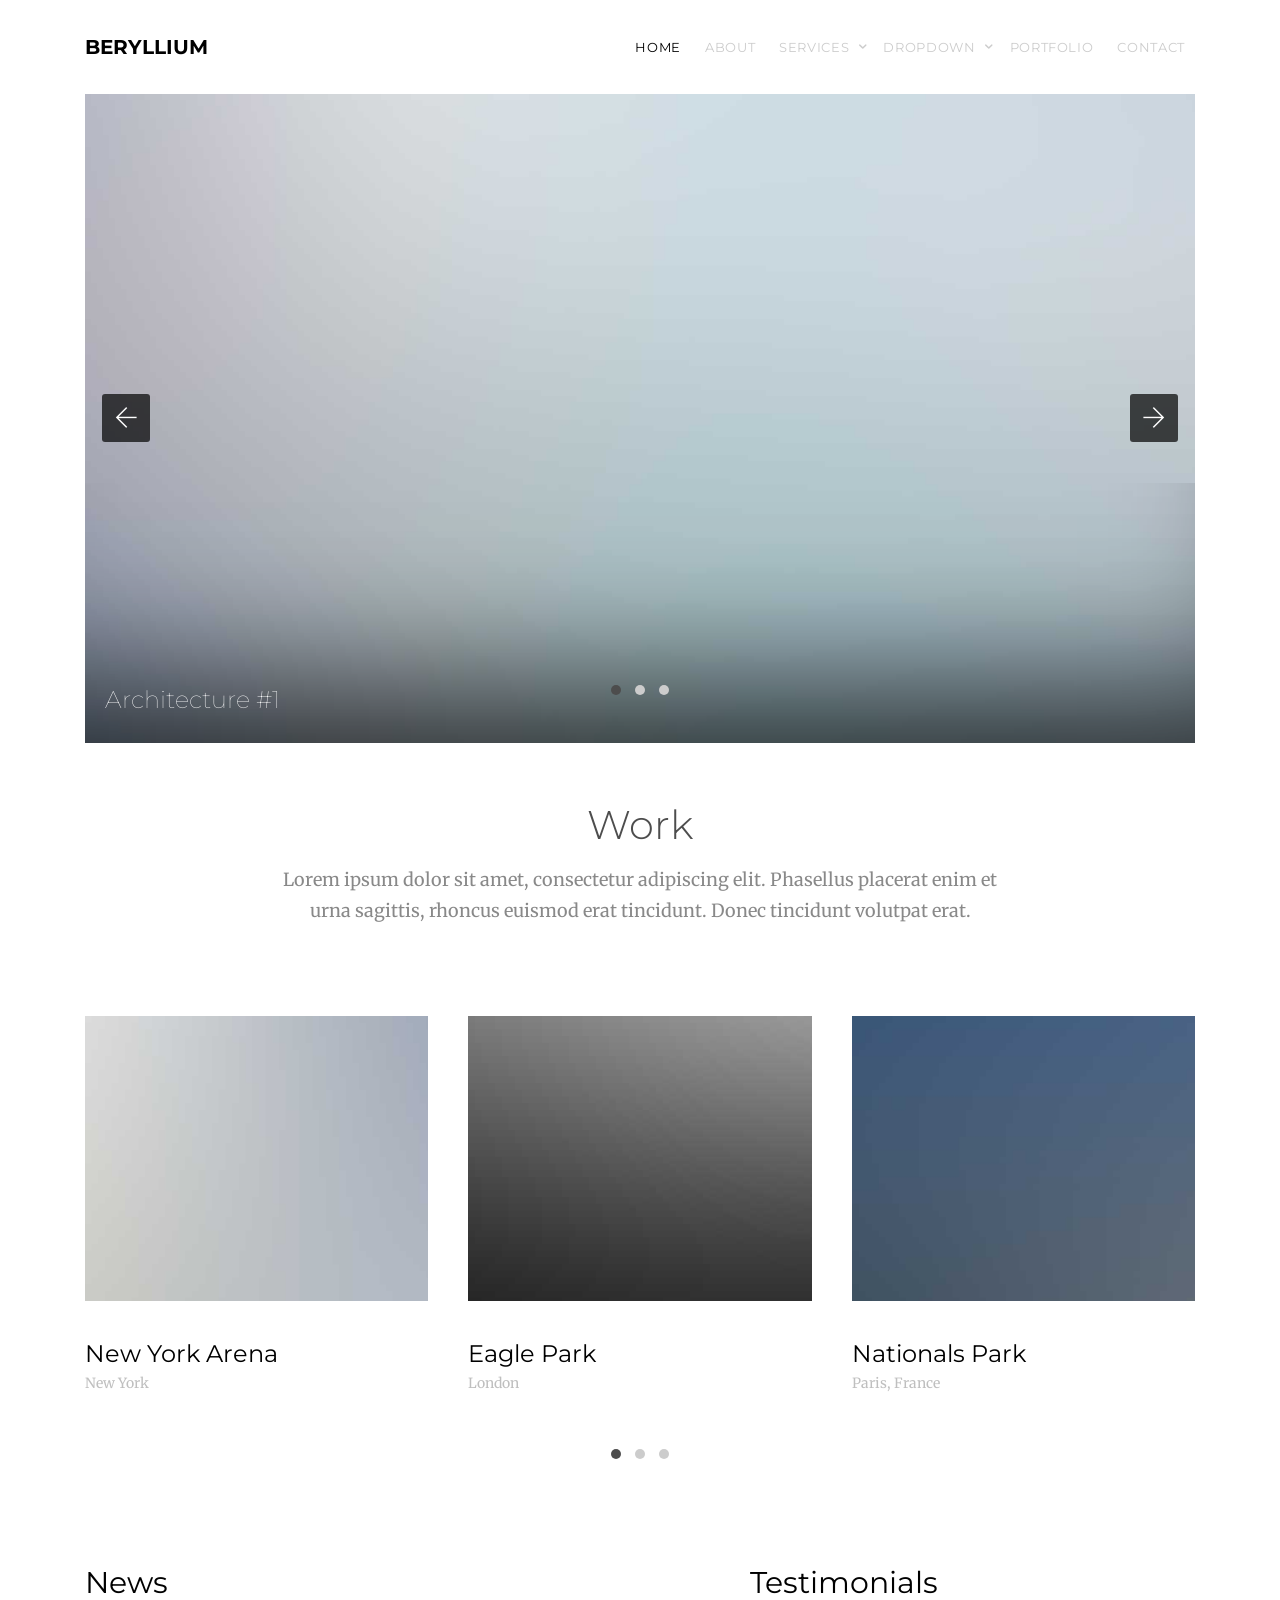
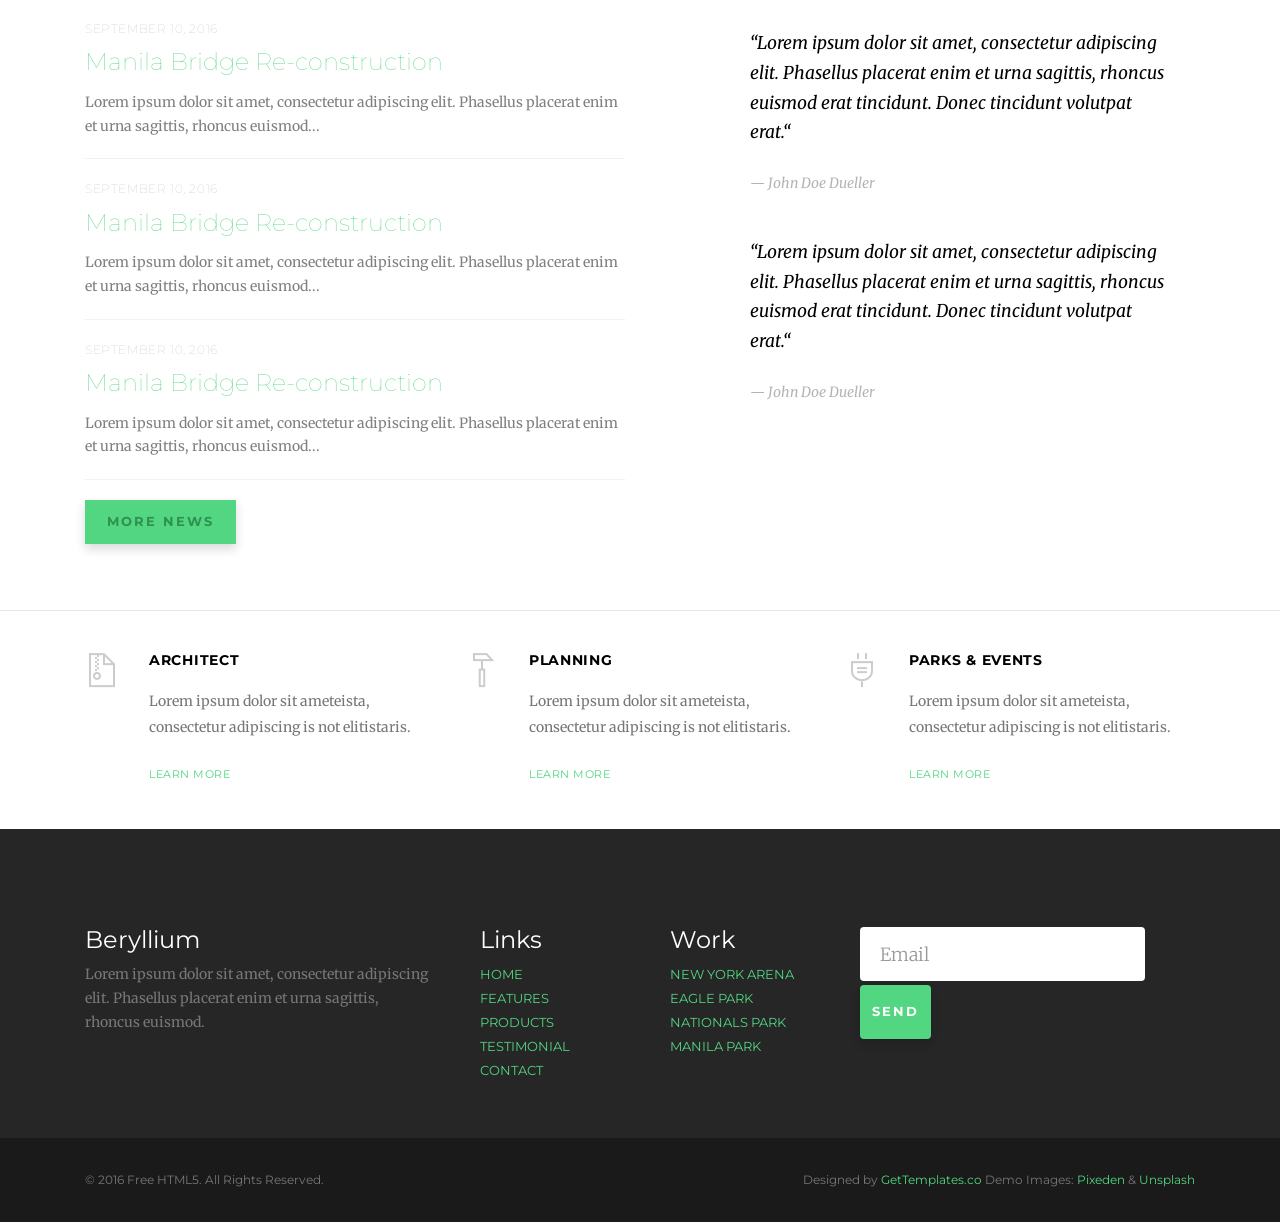
<file: imagenes/contenedor_php_apache_v1/beryllium/index.html>
<!DOCTYPE HTML>
<!--
	Aesthetic by gettemplates.co
	Twitter: http://twitter.com/gettemplateco
	URL: http://gettemplates.co
-->
<html>
	<head>
	<meta charset="utf-8">
	<meta http-equiv="X-UA-Compatible" content="IE=edge">
	<title>Beryllium &mdash; Free Website Template, Free HTML5 Template by gettemplates.co</title>
	<meta name="viewport" content="width=device-width, initial-scale=1">
	<meta name="description" content="Free HTML5 Website Template by gettemplates.co" />
	<meta name="keywords" content="free website templates, free html5, free template, free bootstrap, free website template, html5, css3, mobile first, responsive" />
	<meta name="author" content="gettemplates.co" />

  	<!-- Facebook and Twitter integration -->
	<meta property="og:title" content=""/>
	<meta property="og:image" content=""/>
	<meta property="og:url" content=""/>
	<meta property="og:site_name" content=""/>
	<meta property="og:description" content=""/>
	<meta name="twitter:title" content="" />
	<meta name="twitter:image" content="" />
	<meta name="twitter:url" content="" />
	<meta name="twitter:card" content="" />

	<link href="https://fonts.googleapis.com/css?family=Merriweather:300,400|Montserrat:400,700" rel="stylesheet">
	
	<!-- Animate.css -->
	<link rel="stylesheet" href="css/animate.css">
	<!-- Icomoon Icon Fonts-->
	<link rel="stylesheet" href="css/icomoon.css">
	<!-- Themify Icons-->
	<link rel="stylesheet" href="css/themify-icons.css">
	<!-- Bootstrap  -->
	<link rel="stylesheet" href="css/bootstrap.css">

	<!-- Owl Carousel  -->
	<link rel="stylesheet" href="css/owl.carousel.min.css">
	<link rel="stylesheet" href="css/owl.theme.default.min.css">

	<!-- Theme style  -->
	<link rel="stylesheet" href="css/style.css">

	<!-- Modernizr JS -->
	<script src="js/modernizr-2.6.2.min.js"></script>
	<!-- FOR IE9 below -->
	<!--[if lt IE 9]>
	<script src="js/respond.min.js"></script>
	<![endif]-->

	</head>
	<body>
		
	<div class="gtco-loader"></div>
	
	<div id="page">

		<nav class="gtco-nav" role="navigation">
			<div class="gtco-container">
				
				<div class="row">
					<div class="col-sm-2 col-xs-12">
						<div id="gtco-logo"><a href="index.html">Beryllium</div>
					</div>
					<div class="col-xs-10 text-right menu-1">
						<ul>
							<li class="active"><a href="index.html">Home</a></li>
							<li><a href="about.html">About</a></li>
							<li class="has-dropdown">
								<a href="services.html">Services</a>
								<ul class="dropdown">
									<li><a href="#">Web Design</a></li>
									<li><a href="#">eCommerce</a></li>
									<li><a href="#">Branding</a></li>
									<li><a href="#">API</a></li>
								</ul>
							</li>
							<li class="has-dropdown">
								<a href="#">Dropdown</a>
								<ul class="dropdown">
									<li><a href="#">HTML5</a></li>
									<li><a href="#">CSS3</a></li>
									<li><a href="#">Sass</a></li>
									<li><a href="#">jQuery</a></li>
								</ul>
							</li>
							<li><a href="portfolio.html">Portfolio</a></li>
							<li><a href="contact.html">Contact</a></li>
						</ul>
					</div>
				</div>
				
			</div>
		</nav>

		<div class="gtco-container">
			<div class="row">
				<div class="col-md-12">
					<div class="owl-carousel owl-carousel-fullwidth">
						<div class="item">
							<a href="#">
								<img src="images/slider_1.jpg" alt="Free Website Template by GetTemplates.co">
								<div class="slider-copy">
									<h2>Architecture #1</h2>
								</div>
							</a>
						</div>
						<div class="item">
							<a href="#">
								<img src="images/slider_2.jpg" alt="Free Website Template by GetTemplates.co">
								<div class="slider-copy">
									<h2>Architecture #1</h2>
								</div>
							</a>
						</div>
						<div class="item">
							<a href="#">
								<img src="images/slider_3.jpg" alt="Free Website Template by GetTemplates.co">
								<div class="slider-copy">
									<h2>Architecture #1</h2>
								</div>
							</a>
						</div>
					</div>
				</div>
			</div>
		</div>

		<div class="gtco-section">
			<div class="gtco-container">
				<div class="row">
					<div class="col-md-8 col-md-offset-2 gtco-heading text-center">
						<h2>Work</h2>
						<p>Lorem ipsum dolor sit amet, consectetur adipiscing elit. Phasellus placerat enim et urna sagittis, rhoncus euismod erat tincidunt. Donec tincidunt volutpat erat.</p>
					</div>
				</div>
				<div class="row">

					<div class="col-md-12">
						<div class="owl-carousel owl-carousel-carousel">
							<div class="item">
								<div class="gtco-item">
									<a href="#"><img src="images/img_1.jpg" alt="" class="img-responsive"></a>
									<h2><a href="#">New York Arena</h2></a>
									<p class="role">New York</p>
								</div>
							</div>
							<div class="item">
								<div class="gtco-item">
									<a href="#"><img src="images/img_2.jpg" alt="" class="img-responsive"></a>
									<h2><a href="#">Eagle Park</h2></a>
									<p class="role">London</p>
								</div>
							</div>
							<div class="item">
								<div class="gtco-item">
									<a href="#"><img src="images/img_3.jpg" alt="" class="img-responsive"></a>
									<h2><a href="#">Nationals Park</h2></a>
									<p class="role">Paris, France</p>
								</div>
							</div>

							<div class="item">
								<div class="gtco-item">
									<a href="#"><img src="images/img_1.jpg" alt="" class="img-responsive"></a>
									<h2><a href="#">New York Arena</h2></a>
									<p class="role">New York</p>
								</div>
							</div>
							<div class="item">
								<div class="gtco-item">
									<a href="#"><img src="images/img_2.jpg" alt="" class="img-responsive"></a>
									<h2><a href="#">Eagle Park</h2></a>
									<p class="role">London</p>
								</div>
							</div>
							<div class="item">
								<div class="gtco-item">
									<a href="#"><img src="images/img_3.jpg" alt="" class="img-responsive"></a>
									<h2><a href="#">Nationals Park</h2></a>
									<p class="role">Paris, France</p>
								</div>
							</div>

							<div class="item">
								<div class="gtco-item">
									<a href="#"><img src="images/img_1.jpg" alt="" class="img-responsive"></a>
									<h2><a href="#">New York Arena</h2></a>
									<p class="role">New York</p>
								</div>
							</div>
							<div class="item">
								<div class="gtco-item">
									<a href="#"><img src="images/img_2.jpg" alt="" class="img-responsive"></a>
									<h2><a href="#">Eagle Park</h2></a>
									<p class="role">London</p>
								</div>
							</div>
							<div class="item">
								<div class="gtco-item">
									<a href="#"><img src="images/img_3.jpg" alt="" class="img-responsive"></a>
									<h2><a href="#">Nationals Park</h2></a>
									<p class="role">Paris, France</p>
								</div>
							</div>
						</div>
					</div>
					
				</div>
			</div>
		</div>
		<!-- END Work -->

		<div class="gtco-section">
			<div class="gtco-container">
				<div class="row">
					<div class="col-md-6 gtco-news">
						<h2>News</h2>	
						<ul>
							<li>
								<a href="#">
									<span class="post-date">September 10, 2016</span>
									<h3>Manila Bridge Re-construction</h3>
									<p>Lorem ipsum dolor sit amet, consectetur adipiscing elit. Phasellus placerat enim et urna sagittis, rhoncus euismod...</p>
								</a>
							</li>

							<li>
								<a href="#">
									<span class="post-date">September 10, 2016</span>
									<h3>Manila Bridge Re-construction</h3>
									<p>Lorem ipsum dolor sit amet, consectetur adipiscing elit. Phasellus placerat enim et urna sagittis, rhoncus euismod...</p>
								</a>
							</li>

							<li>
								<a href="#">
									<span class="post-date">September 10, 2016</span>
									<h3>Manila Bridge Re-construction</h3>
									<p>Lorem ipsum dolor sit amet, consectetur adipiscing elit. Phasellus placerat enim et urna sagittis, rhoncus euismod...</p>
								</a>
							</li>
						</ul>
						<p><a href="#" class="btn btn-sm btn-special">More News</a></p>
					</div>
					<!-- END News -->
					<div class="col-md-5 col-md-push-1 gtco-testimonials">
						<h2>Testimonials</h2>
						<blockquote>
							<p>&ldquo;Lorem ipsum dolor sit amet, consectetur adipiscing elit. Phasellus placerat enim et urna sagittis, rhoncus euismod erat tincidunt. Donec tincidunt volutpat erat.&ldquo;</p>
							<p class="author"><cite>&mdash; John Doe Dueller</cite></p>
						</blockquote>
						<blockquote>
							<p>&ldquo;Lorem ipsum dolor sit amet, consectetur adipiscing elit. Phasellus placerat enim et urna sagittis, rhoncus euismod erat tincidunt. Donec tincidunt volutpat erat.&ldquo;</p>
							<p class="author"><cite>&mdash; John Doe Dueller</cite></p>
						</blockquote>
					</div>
				</div>
			</div>
		</div>
		<!-- END  -->

		<div class="gtco-section gto-features">
			<div class="gtco-container">
				<div class="row">
					<div class="col-md-4">
						<div class="feature-left">
							<i class="ti-zip icon"></i>
							<div class="copy">
								<h3>Architect</h3>
								<p>Lorem ipsum dolor sit ameteista, consectetur adipiscing is not elitistaris.</p>
								<p><a href="#" class="gtco-more">Learn more</a></p>
							</div>
						</div>
					</div>
					<div class="col-md-4">
						<div class="feature-left">
							<i class="ti-hummer icon"></i>
							<div class="copy">
								<h3>Planning</h3>
								<p>Lorem ipsum dolor sit ameteista, consectetur adipiscing is not elitistaris.</p>
								<p><a href="#" class="gtco-more">Learn more</a></p>
							</div>
						</div>
					</div>
					<div class="col-md-4">
						<div class="feature-left">
							<i class="ti-plug icon"></i>
							<div class="copy">
								<h3>Parks &amp; Events</h3>
								<p>Lorem ipsum dolor sit ameteista, consectetur adipiscing is not elitistaris.</p>
								<p><a href="#" class="gtco-more">Learn more</a></p>
							</div>
						</div>
					</div>
				</div>
			</div>
		</div>

		<footer id="gtco-footer" class="gtco-section" role="contentinfo">
			<div class="gtco-container">
				<div class="row row-pb-md">
					<div class="col-md-4 gtco-widget gtco-footer-paragraph">
						<h3>Beryllium</h3>
						<p>Lorem ipsum dolor sit amet, consectetur adipiscing elit. Phasellus placerat enim et urna sagittis, rhoncus euismod.</p>
					</div>
					<div class="col-md-4">
						<div class="row">
							<div class="col-md-6 gtco-footer-link">
								<h3>Links</h3>
								<ul class="gtco-list-link">
									<li><a href="#">Home</a></li>
									<li><a href="#">Features</a></li>
									<li><a href="#">Products</a></li>
									<li><a href="#">Testimonial</a></li>
									<li><a href="#">Contact</a></li>
								</ul>
							</div>
							<div class="col-md-6 gtco-footer-link">
								<h3>Work</h3>
								<ul class="gtco-list-link">
									<li><a href="#">New York Arena</a></li>
									<li><a href="#">Eagle Park</a></li>
									<li><a href="#">Nationals Park</a></li>
									<li><a href="#">Manila Park</a></li>
								</ul>
							</div>
						</div>
					</div>
					<div class="col-md-4 gtco-footer-subscribe">
						<form class="form-inline">
						  <div class="form-group">
						    <label class="sr-only" for="exampleInputEmail3">Email address</label>
						    <input type="email" class="form-control" id="" placeholder="Email">
						  </div>
						  <button type="submit" class="btn btn-primary">Send</button>
						</form>
					</div>
				</div>
			</div>
			<div class="gtco-copyright">
				<div class="gtco-container">
					<div class="row">
						<div class="col-md-6 text-left">
							<p><small>&copy; 2016 Free HTML5. All Rights Reserved. </small></p>
						</div>
						<div class="col-md-6 text-right">
							<p><small>Designed by <a href="http://gettemplates.co/" target="_blank">GetTemplates.co</a> Demo Images: <a href="http://pixeden.com/" target="_blank">Pixeden</a> &amp; <a href="http://unsplash.com" target="_blank">Unsplash</a></small> </p>
						</div>
					</div>
				</div>
			</div>
		</footer>
		<!-- END footer -->

	</div>

	<div class="gototop js-top">
		<a href="#" class="js-gotop"><i class="icon-arrow-up"></i></a>
	</div>
	
	<!-- jQuery -->
	<script src="js/jquery.min.js"></script>
	<!-- jQuery Easing -->
	<script src="js/jquery.easing.1.3.js"></script>
	<!-- Bootstrap -->
	<script src="js/bootstrap.min.js"></script>
	<!-- Waypoints -->
	<script src="js/jquery.waypoints.min.js"></script>
	<!-- Carousel -->
	<script src="js/owl.carousel.min.js"></script>

	<!-- Main -->
	<script src="js/main.js"></script>

	</body>
</html>
</file>
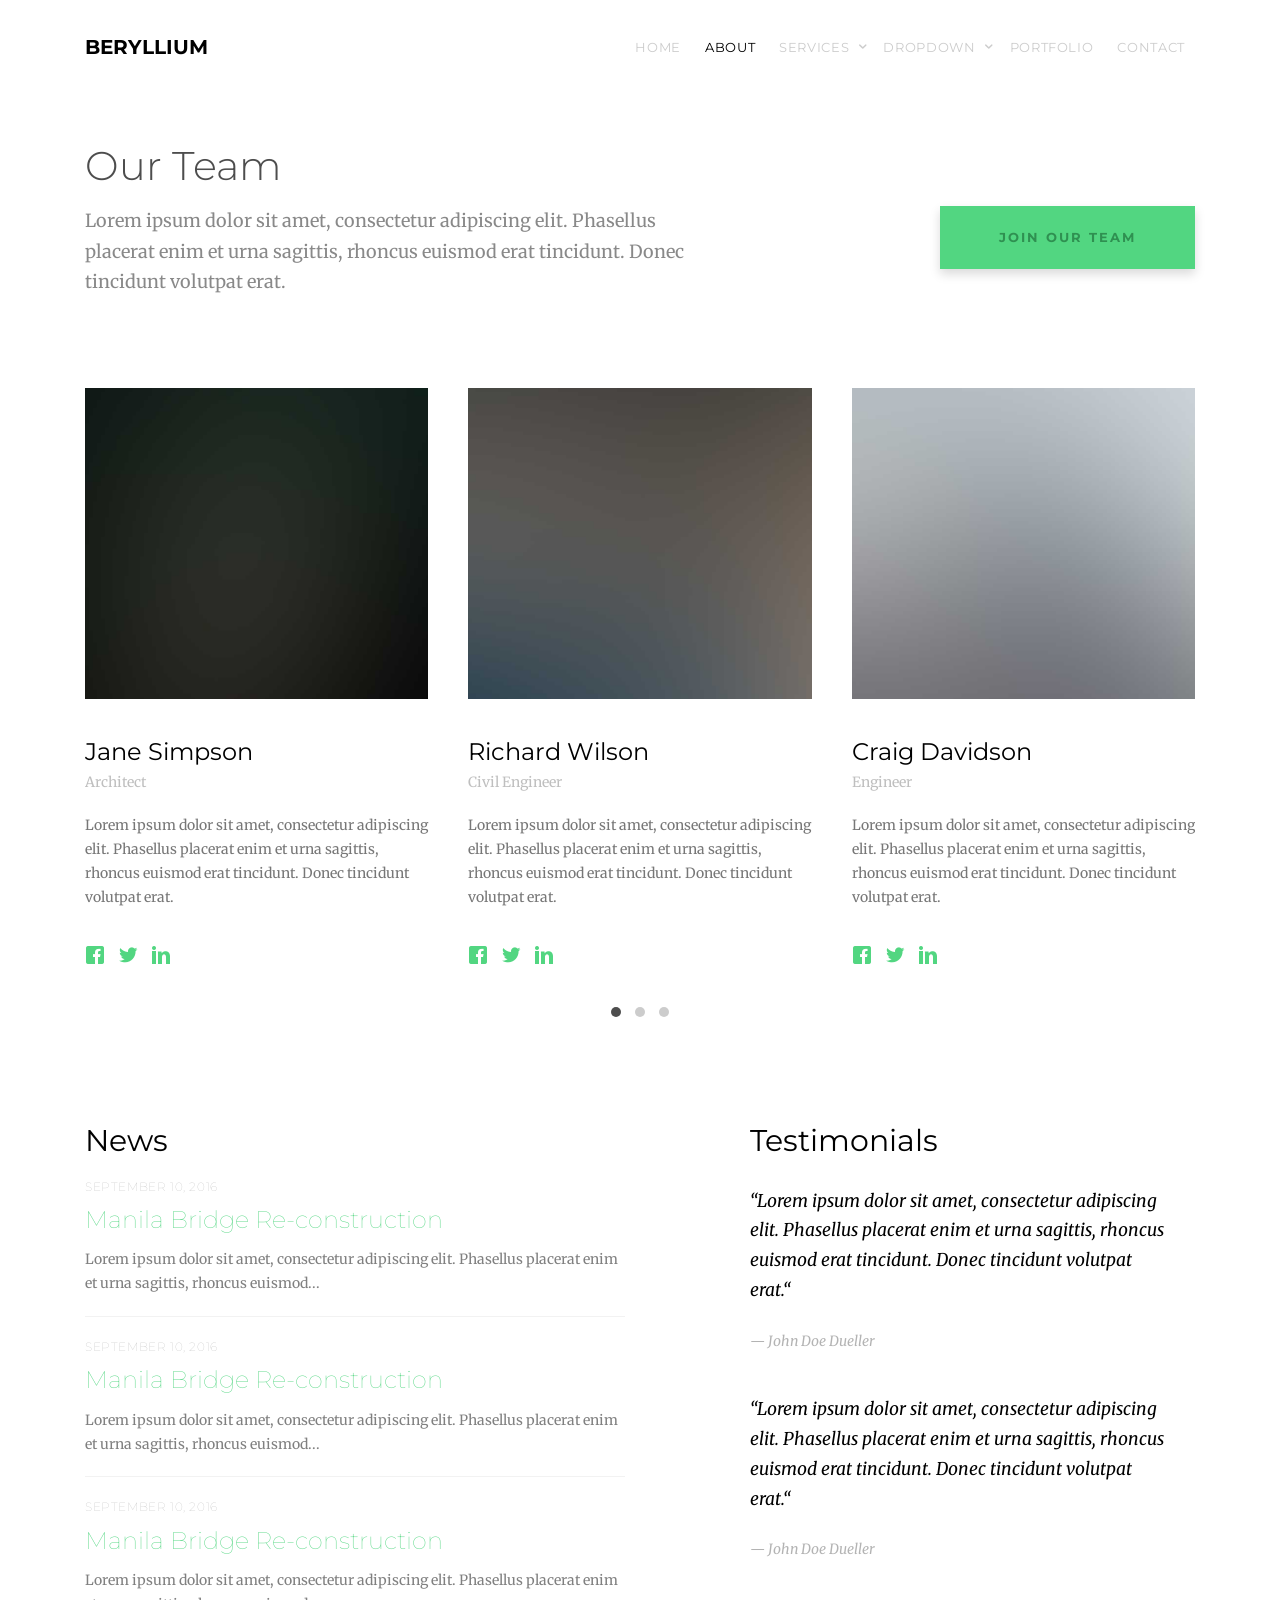
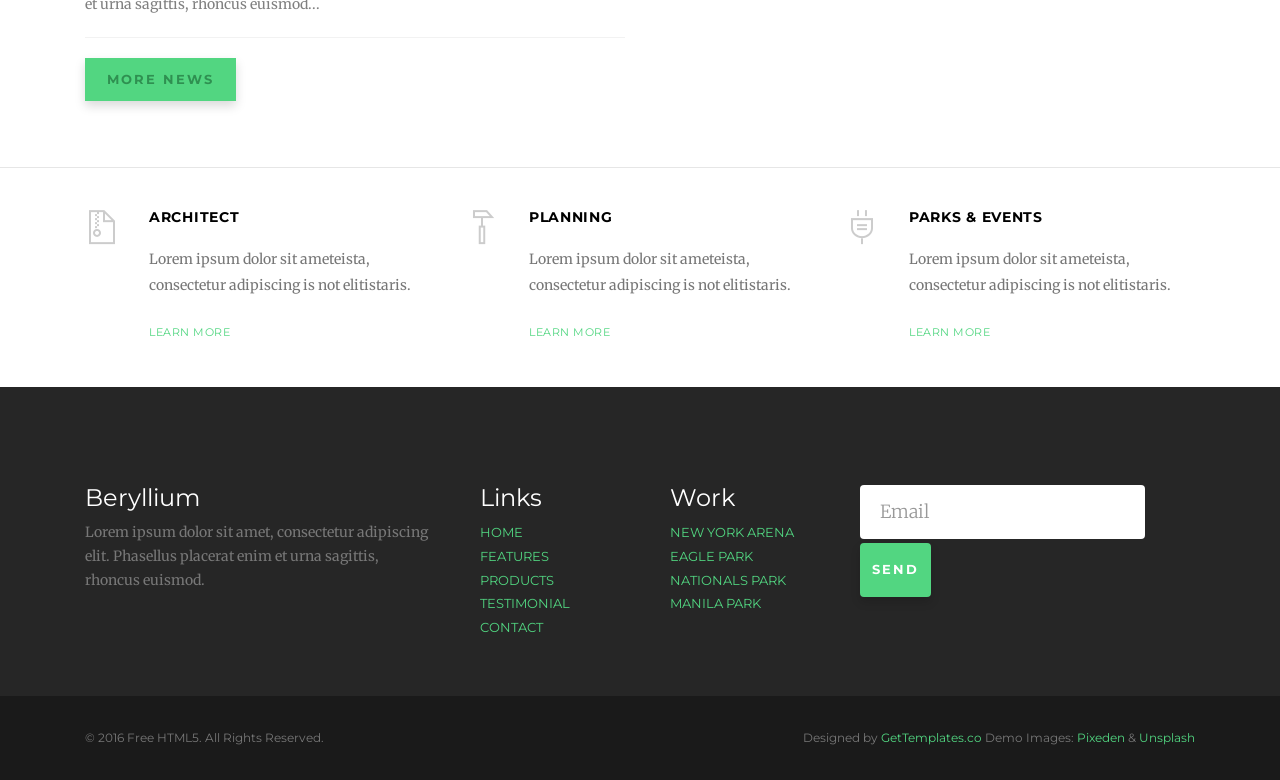
<file: imagenes/contenedor_php_apache_v1/beryllium/about.html>
<!DOCTYPE HTML>
<!--
	Aesthetic by gettemplates.co
	Twitter: http://twitter.com/gettemplateco
	URL: http://gettemplates.co
-->
<html>
	<head>
	<meta charset="utf-8">
	<meta http-equiv="X-UA-Compatible" content="IE=edge">
	<title>Beryllium &mdash; Free Website Template, Free HTML5 Template by gettemplates.co</title>
	<meta name="viewport" content="width=device-width, initial-scale=1">
	<meta name="description" content="Free HTML5 Website Template by gettemplates.co" />
	<meta name="keywords" content="free website templates, free html5, free template, free bootstrap, free website template, html5, css3, mobile first, responsive" />
	<meta name="author" content="gettemplates.co" />

  	<!-- Facebook and Twitter integration -->
	<meta property="og:title" content=""/>
	<meta property="og:image" content=""/>
	<meta property="og:url" content=""/>
	<meta property="og:site_name" content=""/>
	<meta property="og:description" content=""/>
	<meta name="twitter:title" content="" />
	<meta name="twitter:image" content="" />
	<meta name="twitter:url" content="" />
	<meta name="twitter:card" content="" />

	<link href="https://fonts.googleapis.com/css?family=Merriweather:300,400|Montserrat:400,700" rel="stylesheet">
	
	<!-- Animate.css -->
	<link rel="stylesheet" href="css/animate.css">
	<!-- Icomoon Icon Fonts-->
	<link rel="stylesheet" href="css/icomoon.css">
	<!-- Themify Icons-->
	<link rel="stylesheet" href="css/themify-icons.css">
	<!-- Bootstrap  -->
	<link rel="stylesheet" href="css/bootstrap.css">

	<!-- Owl Carousel  -->
	<link rel="stylesheet" href="css/owl.carousel.min.css">
	<link rel="stylesheet" href="css/owl.theme.default.min.css">

	<!-- Theme style  -->
	<link rel="stylesheet" href="css/style.css">

	<!-- Modernizr JS -->
	<script src="js/modernizr-2.6.2.min.js"></script>
	<!-- FOR IE9 below -->
	<!--[if lt IE 9]>
	<script src="js/respond.min.js"></script>
	<![endif]-->

	</head>
	<body>
		
	<div class="gtco-loader"></div>
	
	<div id="page">

		<nav class="gtco-nav" role="navigation">
			<div class="gtco-container">
				
				<div class="row">
					<div class="col-sm-2 col-xs-12">
						<div id="gtco-logo"><a href="index.html">Beryllium</div>
					</div>
					<div class="col-xs-10 text-right menu-1">
						<ul>
							<li><a href="index.html">Home</a></li>
							<li class="active"><a href="about.html">About</a></li>
							<li class="has-dropdown">
								<a href="services.html">Services</a>
								<ul class="dropdown">
									<li><a href="#">Web Design</a></li>
									<li><a href="#">eCommerce</a></li>
									<li><a href="#">Branding</a></li>
									<li><a href="#">API</a></li>
								</ul>
							</li>
							<li class="has-dropdown">
								<a href="#">Dropdown</a>
								<ul class="dropdown">
									<li><a href="#">HTML5</a></li>
									<li><a href="#">CSS3</a></li>
									<li><a href="#">Sass</a></li>
									<li><a href="#">jQuery</a></li>
								</ul>
							</li>
							<li><a href="portfolio.html">Portfolio</a></li>
							<li><a href="contact.html">Contact</a></li>
						</ul>
					</div>
				</div>
				
			</div>
		</nav>

		

		<div class="gtco-section">
			<div class="gtco-container">
				<div class="row gtco-heading">
					<div class="col-md-7 text-left">
						<h2>Our Team</h2>
						<p>Lorem ipsum dolor sit amet, consectetur adipiscing elit. Phasellus placerat enim et urna sagittis, rhoncus euismod erat tincidunt. Donec tincidunt volutpat erat.</p>
					</div>
					<div class="col-md-3 col-md-push-2 text-center">
						<p class="mt-md"><a href="#" class="btn btn-special btn-block">Join our team</a></p>
					</div>
				</div>
				<div class="row">

					<div class="col-md-12">
						<div class="owl-carousel owl-carousel-carousel">
							<div class="item">
								<div class="gtco-staff">
									<img src="images/staff_1.jpg" alt="" class="img-responsive">
									<h2>Jane Simpson</h2>
									<p class="role">Architect</p>
									<p>Lorem ipsum dolor sit amet, consectetur adipiscing elit. Phasellus placerat enim et urna sagittis, rhoncus euismod erat tincidunt. Donec tincidunt volutpat erat.</p>
									<ul class="fh5co-social">
										<li><a href="#"><i class="icon-facebook"></i></a></li>
										<li><a href="#"><i class="icon-twitter"></i></a></li>
										<li><a href="#"><i class="icon-linkedin"></i></a></li>
									</ul>
								</div>
							</div>
							<div class="item">
								<div class="gtco-staff">
									<img src="images/staff_2.jpg" alt="" class="img-responsive">
									<h2>Richard Wilson</h2>
									<p class="role">Civil Engineer</p>
									<p>Lorem ipsum dolor sit amet, consectetur adipiscing elit. Phasellus placerat enim et urna sagittis, rhoncus euismod erat tincidunt. Donec tincidunt volutpat erat.</p>
									<ul class="fh5co-social">
										<li><a href="#"><i class="icon-facebook"></i></a></li>
										<li><a href="#"><i class="icon-twitter"></i></a></li>
										<li><a href="#"><i class="icon-linkedin"></i></a></li>
									</ul>
								</div>
							</div>
							<div class="item">
								<div class="gtco-staff">
									<img src="images/staff_3.jpg" alt="" class="img-responsive">
									<h2>Craig Davidson</h2>
									<p class="role">Engineer</p>
									<p>Lorem ipsum dolor sit amet, consectetur adipiscing elit. Phasellus placerat enim et urna sagittis, rhoncus euismod erat tincidunt. Donec tincidunt volutpat erat.</p>
									<ul class="fh5co-social">
										<li><a href="#"><i class="icon-facebook"></i></a></li>
										<li><a href="#"><i class="icon-twitter"></i></a></li>
										<li><a href="#"><i class="icon-linkedin"></i></a></li>
									</ul>
								</div>
							</div>

							<div class="item">
								<div class="gtco-staff">
									<img src="images/staff_1.jpg" alt="" class="img-responsive">
									<h2>Jane Simpson</h2>
									<p class="role">Architect</p>
									<p>Lorem ipsum dolor sit amet, consectetur adipiscing elit. Phasellus placerat enim et urna sagittis, rhoncus euismod erat tincidunt. Donec tincidunt volutpat erat.</p>
									<ul class="fh5co-social">
										<li><a href="#"><i class="icon-facebook"></i></a></li>
										<li><a href="#"><i class="icon-twitter"></i></a></li>
										<li><a href="#"><i class="icon-linkedin"></i></a></li>
									</ul>
								</div>
							</div>
							<div class="item">
								<div class="gtco-staff">
									<img src="images/staff_2.jpg" alt="" class="img-responsive">
									<h2>Richard Wilson</h2>
									<p class="role">Civil Engineer</p>
									<p>Lorem ipsum dolor sit amet, consectetur adipiscing elit. Phasellus placerat enim et urna sagittis, rhoncus euismod erat tincidunt. Donec tincidunt volutpat erat.</p>
									<ul class="fh5co-social">
										<li><a href="#"><i class="icon-facebook"></i></a></li>
										<li><a href="#"><i class="icon-twitter"></i></a></li>
										<li><a href="#"><i class="icon-linkedin"></i></a></li>
									</ul>
								</div>
							</div>
							<div class="item">
								<div class="gtco-staff">
									<img src="images/staff_3.jpg" alt="" class="img-responsive">
									<h2>Craig Davidson</h2>
									<p class="role">Engineer</p>
									<p>Lorem ipsum dolor sit amet, consectetur adipiscing elit. Phasellus placerat enim et urna sagittis, rhoncus euismod erat tincidunt. Donec tincidunt volutpat erat.</p>
									<ul class="fh5co-social">
										<li><a href="#"><i class="icon-facebook"></i></a></li>
										<li><a href="#"><i class="icon-twitter"></i></a></li>
										<li><a href="#"><i class="icon-linkedin"></i></a></li>
									</ul>
								</div>
							</div>
							<div class="item">
								<div class="gtco-staff">
									<img src="images/staff_1.jpg" alt="" class="img-responsive">
									<h2>Jane Simpson</h2>
									<p class="role">Architect</p>
									<p>Lorem ipsum dolor sit amet, consectetur adipiscing elit. Phasellus placerat enim et urna sagittis, rhoncus euismod erat tincidunt. Donec tincidunt volutpat erat.</p>
									<ul class="fh5co-social">
										<li><a href="#"><i class="icon-facebook"></i></a></li>
										<li><a href="#"><i class="icon-twitter"></i></a></li>
										<li><a href="#"><i class="icon-linkedin"></i></a></li>
									</ul>
								</div>
							</div>
							<div class="item">
								<div class="gtco-staff">
									<img src="images/staff_2.jpg" alt="" class="img-responsive">
									<h2>Richard Wilson</h2>
									<p class="role">Civil Engineer</p>
									<p>Lorem ipsum dolor sit amet, consectetur adipiscing elit. Phasellus placerat enim et urna sagittis, rhoncus euismod erat tincidunt. Donec tincidunt volutpat erat.</p>
									<ul class="fh5co-social">
										<li><a href="#"><i class="icon-facebook"></i></a></li>
										<li><a href="#"><i class="icon-twitter"></i></a></li>
										<li><a href="#"><i class="icon-linkedin"></i></a></li>
									</ul>
								</div>
							</div>
							<div class="item">
								<div class="gtco-staff">
									<img src="images/staff_3.jpg" alt="" class="img-responsive">
									<h2>Craig Davidson</h2>
									<p class="role">Engineer</p>
									<p>Lorem ipsum dolor sit amet, consectetur adipiscing elit. Phasellus placerat enim et urna sagittis, rhoncus euismod erat tincidunt. Donec tincidunt volutpat erat.</p>
									<ul class="fh5co-social">
										<li><a href="#"><i class="icon-facebook"></i></a></li>
										<li><a href="#"><i class="icon-twitter"></i></a></li>
										<li><a href="#"><i class="icon-linkedin"></i></a></li>
									</ul>
								</div>
							</div>
						</div>
					</div>
					
				</div>
			</div>
		</div>
		<!-- END .gtco-services -->

		<div class="gtco-section">
			<div class="gtco-container">
				<div class="row">
					<div class="col-md-6 gtco-news">
						<h2>News</h2>	
						<ul>
							<li>
								<a href="#">
									<span class="post-date">September 10, 2016</span>
									<h3>Manila Bridge Re-construction</h3>
									<p>Lorem ipsum dolor sit amet, consectetur adipiscing elit. Phasellus placerat enim et urna sagittis, rhoncus euismod...</p>
								</a>
							</li>

							<li>
								<a href="#">
									<span class="post-date">September 10, 2016</span>
									<h3>Manila Bridge Re-construction</h3>
									<p>Lorem ipsum dolor sit amet, consectetur adipiscing elit. Phasellus placerat enim et urna sagittis, rhoncus euismod...</p>
								</a>
							</li>

							<li>
								<a href="#">
									<span class="post-date">September 10, 2016</span>
									<h3>Manila Bridge Re-construction</h3>
									<p>Lorem ipsum dolor sit amet, consectetur adipiscing elit. Phasellus placerat enim et urna sagittis, rhoncus euismod...</p>
								</a>
							</li>
						</ul>
						<p><a href="#" class="btn btn-sm btn-special">More News</a></p>
					</div>
					<!-- END News -->
					<div class="col-md-5 col-md-push-1 gtco-testimonials">
						<h2>Testimonials</h2>
						<blockquote>
							<p>&ldquo;Lorem ipsum dolor sit amet, consectetur adipiscing elit. Phasellus placerat enim et urna sagittis, rhoncus euismod erat tincidunt. Donec tincidunt volutpat erat.&ldquo;</p>
							<p class="author"><cite>&mdash; John Doe Dueller</cite></p>
						</blockquote>
						<blockquote>
							<p>&ldquo;Lorem ipsum dolor sit amet, consectetur adipiscing elit. Phasellus placerat enim et urna sagittis, rhoncus euismod erat tincidunt. Donec tincidunt volutpat erat.&ldquo;</p>
							<p class="author"><cite>&mdash; John Doe Dueller</cite></p>
						</blockquote>
					</div>
				</div>
			</div>
		</div>
		<!-- END  -->

		<div class="gtco-section gto-features">
			<div class="gtco-container">
				<div class="row">
					<div class="col-md-4">
						<div class="feature-left">
							<i class="ti-zip icon"></i>
							<div class="copy">
								<h3>Architect</h3>
								<p>Lorem ipsum dolor sit ameteista, consectetur adipiscing is not elitistaris.</p>
								<p><a href="#" class="gtco-more">Learn more</a></p>
							</div>
						</div>
					</div>
					<div class="col-md-4">
						<div class="feature-left">
							<i class="ti-hummer icon"></i>
							<div class="copy">
								<h3>Planning</h3>
								<p>Lorem ipsum dolor sit ameteista, consectetur adipiscing is not elitistaris.</p>
								<p><a href="#" class="gtco-more">Learn more</a></p>
							</div>
						</div>
					</div>
					<div class="col-md-4">
						<div class="feature-left">
							<i class="ti-plug icon"></i>
							<div class="copy">
								<h3>Parks &amp; Events</h3>
								<p>Lorem ipsum dolor sit ameteista, consectetur adipiscing is not elitistaris.</p>
								<p><a href="#" class="gtco-more">Learn more</a></p>
							</div>
						</div>
					</div>
				</div>
			</div>
		</div>

		<footer id="gtco-footer" class="gtco-section" role="contentinfo">
			<div class="gtco-container">
				<div class="row row-pb-md">
					<div class="col-md-4 gtco-widget gtco-footer-paragraph">
						<h3>Beryllium</h3>
						<p>Lorem ipsum dolor sit amet, consectetur adipiscing elit. Phasellus placerat enim et urna sagittis, rhoncus euismod.</p>
					</div>
					<div class="col-md-4">
						<div class="row">
							<div class="col-md-6 gtco-footer-link">
								<h3>Links</h3>
								<ul class="gtco-list-link">
									<li><a href="#">Home</a></li>
									<li><a href="#">Features</a></li>
									<li><a href="#">Products</a></li>
									<li><a href="#">Testimonial</a></li>
									<li><a href="#">Contact</a></li>
								</ul>
							</div>
							<div class="col-md-6 gtco-footer-link">
								<h3>Work</h3>
								<ul class="gtco-list-link">
									<li><a href="#">New York Arena</a></li>
									<li><a href="#">Eagle Park</a></li>
									<li><a href="#">Nationals Park</a></li>
									<li><a href="#">Manila Park</a></li>
								</ul>
							</div>
						</div>
					</div>
					<div class="col-md-4 gtco-footer-subscribe">
						<form class="form-inline">
						  <div class="form-group">
						    <label class="sr-only" for="exampleInputEmail3">Email address</label>
						    <input type="email" class="form-control" id="" placeholder="Email">
						  </div>
						  <button type="submit" class="btn btn-primary">Send</button>
						</form>
					</div>
				</div>
			</div>
			<div class="gtco-copyright">
				<div class="gtco-container">
					<div class="row">
						<div class="col-md-6 text-left">
							<p><small>&copy; 2016 Free HTML5. All Rights Reserved. </small></p>
						</div>
						<div class="col-md-6 text-right">
							<p><small>Designed by <a href="http://gettemplates.co/" target="_blank">GetTemplates.co</a> Demo Images: <a href="http://pixeden.com/" target="_blank">Pixeden</a> &amp; <a href="http://unsplash.com" target="_blank">Unsplash</a></small> </p>
						</div>
					</div>
				</div>
			</div>
		</footer>
		<!-- END footer -->

	</div>

	<div class="gototop js-top">
		<a href="#" class="js-gotop"><i class="icon-arrow-up"></i></a>
	</div>
	
	<!-- jQuery -->
	<script src="js/jquery.min.js"></script>
	<!-- jQuery Easing -->
	<script src="js/jquery.easing.1.3.js"></script>
	<!-- Bootstrap -->
	<script src="js/bootstrap.min.js"></script>
	<!-- Waypoints -->
	<script src="js/jquery.waypoints.min.js"></script>
	<!-- Carousel -->
	<script src="js/owl.carousel.min.js"></script>
	
	<!-- Main -->
	<script src="js/main.js"></script>

	</body>
</html>
</file>
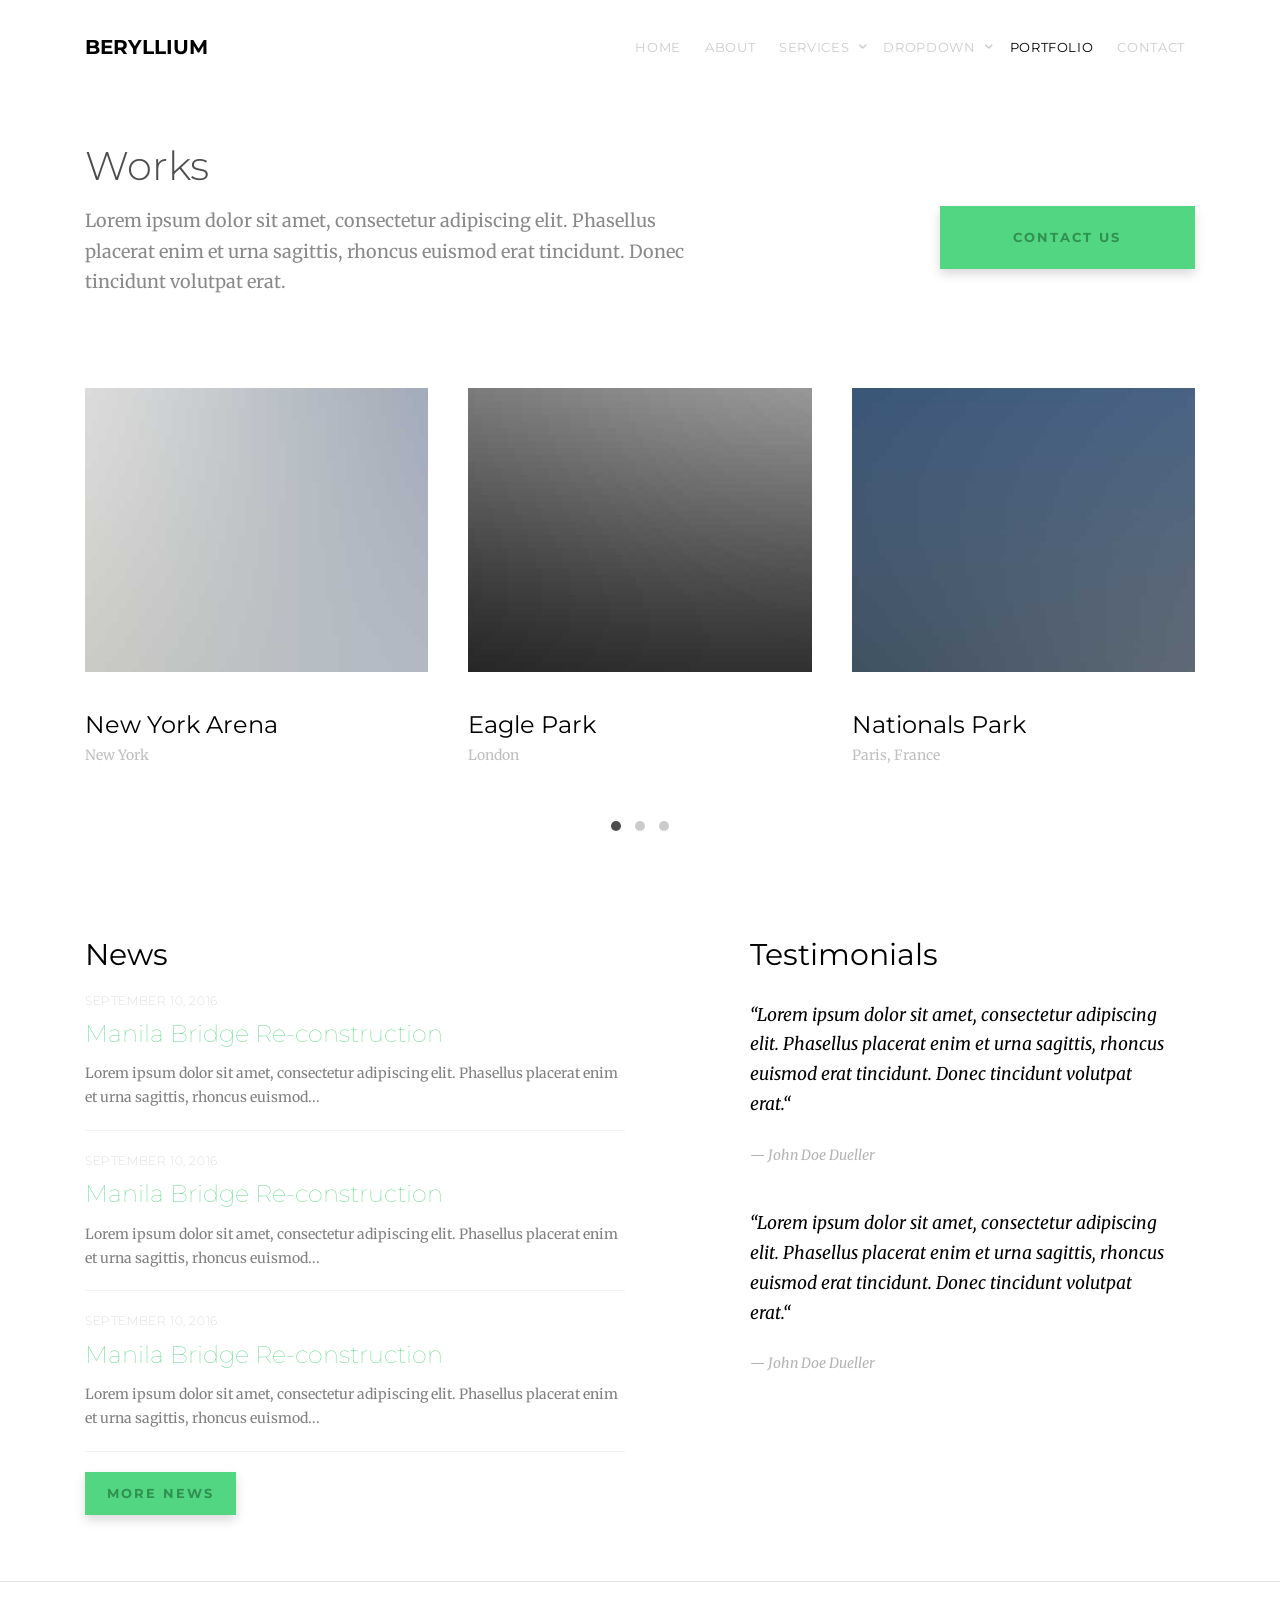
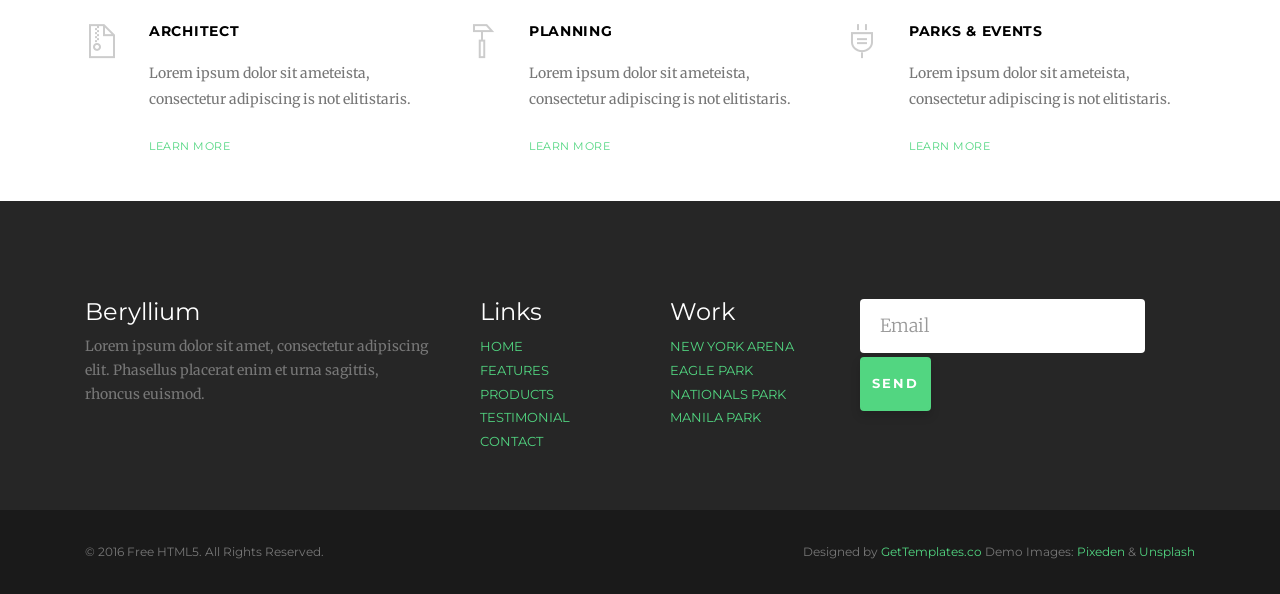
<file: imagenes/contenedor_php_apache_v1/beryllium/portfolio.html>
<!DOCTYPE HTML>
<!--
	Aesthetic by gettemplates.co
	Twitter: http://twitter.com/gettemplateco
	URL: http://gettemplates.co
-->
<html>
	<head>
	<meta charset="utf-8">
	<meta http-equiv="X-UA-Compatible" content="IE=edge">
	<title>Beryllium &mdash; Free Website Template, Free HTML5 Template by gettemplates.co</title>
	<meta name="viewport" content="width=device-width, initial-scale=1">
	<meta name="description" content="Free HTML5 Website Template by gettemplates.co" />
	<meta name="keywords" content="free website templates, free html5, free template, free bootstrap, free website template, html5, css3, mobile first, responsive" />
	<meta name="author" content="gettemplates.co" />

  	<!-- Facebook and Twitter integration -->
	<meta property="og:title" content=""/>
	<meta property="og:image" content=""/>
	<meta property="og:url" content=""/>
	<meta property="og:site_name" content=""/>
	<meta property="og:description" content=""/>
	<meta name="twitter:title" content="" />
	<meta name="twitter:image" content="" />
	<meta name="twitter:url" content="" />
	<meta name="twitter:card" content="" />

	<link href="https://fonts.googleapis.com/css?family=Merriweather:300,400|Montserrat:400,700" rel="stylesheet">
	
	<!-- Animate.css -->
	<link rel="stylesheet" href="css/animate.css">
	<!-- Icomoon Icon Fonts-->
	<link rel="stylesheet" href="css/icomoon.css">
	<!-- Themify Icons-->
	<link rel="stylesheet" href="css/themify-icons.css">
	<!-- Bootstrap  -->
	<link rel="stylesheet" href="css/bootstrap.css">

	<!-- Owl Carousel  -->
	<link rel="stylesheet" href="css/owl.carousel.min.css">
	<link rel="stylesheet" href="css/owl.theme.default.min.css">

	<!-- Theme style  -->
	<link rel="stylesheet" href="css/style.css">

	<!-- Modernizr JS -->
	<script src="js/modernizr-2.6.2.min.js"></script>
	<!-- FOR IE9 below -->
	<!--[if lt IE 9]>
	<script src="js/respond.min.js"></script>
	<![endif]-->

	</head>
	<body>
		
	<div class="gtco-loader"></div>
	
	<div id="page">

		<nav class="gtco-nav" role="navigation">
			<div class="gtco-container">
				
				<div class="row">
					<div class="col-sm-2 col-xs-12">
						<div id="gtco-logo"><a href="index.html">Beryllium</div>
					</div>
					<div class="col-xs-10 text-right menu-1">
						<ul>
							<li><a href="index.html">Home</a></li>
							<li><a href="about.html">About</a></li>
							<li class="has-dropdown">
								<a href="services.html">Services</a>
								<ul class="dropdown">
									<li><a href="#">Web Design</a></li>
									<li><a href="#">eCommerce</a></li>
									<li><a href="#">Branding</a></li>
									<li><a href="#">API</a></li>
								</ul>
							</li>
							<li class="has-dropdown">
								<a href="#">Dropdown</a>
								<ul class="dropdown">
									<li><a href="#">HTML5</a></li>
									<li><a href="#">CSS3</a></li>
									<li><a href="#">Sass</a></li>
									<li><a href="#">jQuery</a></li>
								</ul>
							</li>
							<li class="active"><a href="portfolio.html">Portfolio</a></li>
							<li><a href="contact.html">Contact</a></li>
						</ul>
					</div>
				</div>
				
			</div>
		</nav>

		<div class="gtco-section">
			<div class="gtco-container">
				<div class="row gtco-heading">
					<div class="col-md-7 text-left">
						<h2>Works</h2>
						<p>Lorem ipsum dolor sit amet, consectetur adipiscing elit. Phasellus placerat enim et urna sagittis, rhoncus euismod erat tincidunt. Donec tincidunt volutpat erat.</p>
					</div>
					<div class="col-md-3 col-md-push-2 text-center">
						<p class="mt-md"><a href="#" class="btn btn-special btn-block">Contact us</a></p>
					</div>
				</div>
				<div class="row">

					<div class="col-md-12">
						<div class="owl-carousel owl-carousel-carousel">
							<div class="item">
								<div class="gtco-item">
									<a href="#"><img src="images/img_1.jpg" alt="" class="img-responsive"></a>
									<h2><a href="#">New York Arena</h2></a>
									<p class="role">New York</p>
								</div>
							</div>
							<div class="item">
								<div class="gtco-item">
									<a href="#"><img src="images/img_2.jpg" alt="" class="img-responsive"></a>
									<h2><a href="#">Eagle Park</h2></a>
									<p class="role">London</p>
								</div>
							</div>
							<div class="item">
								<div class="gtco-item">
									<a href="#"><img src="images/img_3.jpg" alt="" class="img-responsive"></a>
									<h2><a href="#">Nationals Park</h2></a>
									<p class="role">Paris, France</p>
								</div>
							</div>

							<div class="item">
								<div class="gtco-item">
									<a href="#"><img src="images/img_1.jpg" alt="" class="img-responsive"></a>
									<h2><a href="#">New York Arena</h2></a>
									<p class="role">New York</p>
								</div>
							</div>
							<div class="item">
								<div class="gtco-item">
									<a href="#"><img src="images/img_2.jpg" alt="" class="img-responsive"></a>
									<h2><a href="#">Eagle Park</h2></a>
									<p class="role">London</p>
								</div>
							</div>
							<div class="item">
								<div class="gtco-item">
									<a href="#"><img src="images/img_3.jpg" alt="" class="img-responsive"></a>
									<h2><a href="#">Nationals Park</h2></a>
									<p class="role">Paris, France</p>
								</div>
							</div>

							<div class="item">
								<div class="gtco-item">
									<a href="#"><img src="images/img_1.jpg" alt="" class="img-responsive"></a>
									<h2><a href="#">New York Arena</h2></a>
									<p class="role">New York</p>
								</div>
							</div>
							<div class="item">
								<div class="gtco-item">
									<a href="#"><img src="images/img_2.jpg" alt="" class="img-responsive"></a>
									<h2><a href="#">Eagle Park</h2></a>
									<p class="role">London</p>
								</div>
							</div>
							<div class="item">
								<div class="gtco-item">
									<a href="#"><img src="images/img_3.jpg" alt="" class="img-responsive"></a>
									<h2><a href="#">Nationals Park</h2></a>
									<p class="role">Paris, France</p>
								</div>
							</div>
						</div>
					</div>
					
				</div>
			</div>
		</div>
		<!-- END Work -->

		<div class="gtco-section">
			<div class="gtco-container">
				<div class="row">
					<div class="col-md-6 gtco-news">
						<h2>News</h2>	
						<ul>
							<li>
								<a href="#">
									<span class="post-date">September 10, 2016</span>
									<h3>Manila Bridge Re-construction</h3>
									<p>Lorem ipsum dolor sit amet, consectetur adipiscing elit. Phasellus placerat enim et urna sagittis, rhoncus euismod...</p>
								</a>
							</li>

							<li>
								<a href="#">
									<span class="post-date">September 10, 2016</span>
									<h3>Manila Bridge Re-construction</h3>
									<p>Lorem ipsum dolor sit amet, consectetur adipiscing elit. Phasellus placerat enim et urna sagittis, rhoncus euismod...</p>
								</a>
							</li>

							<li>
								<a href="#">
									<span class="post-date">September 10, 2016</span>
									<h3>Manila Bridge Re-construction</h3>
									<p>Lorem ipsum dolor sit amet, consectetur adipiscing elit. Phasellus placerat enim et urna sagittis, rhoncus euismod...</p>
								</a>
							</li>
						</ul>
						<p><a href="#" class="btn btn-sm btn-special">More News</a></p>
					</div>
					<!-- END News -->
					<div class="col-md-5 col-md-push-1 gtco-testimonials">
						<h2>Testimonials</h2>
						<blockquote>
							<p>&ldquo;Lorem ipsum dolor sit amet, consectetur adipiscing elit. Phasellus placerat enim et urna sagittis, rhoncus euismod erat tincidunt. Donec tincidunt volutpat erat.&ldquo;</p>
							<p class="author"><cite>&mdash; John Doe Dueller</cite></p>
						</blockquote>
						<blockquote>
							<p>&ldquo;Lorem ipsum dolor sit amet, consectetur adipiscing elit. Phasellus placerat enim et urna sagittis, rhoncus euismod erat tincidunt. Donec tincidunt volutpat erat.&ldquo;</p>
							<p class="author"><cite>&mdash; John Doe Dueller</cite></p>
						</blockquote>
					</div>
				</div>
			</div>
		</div>
		<!-- END  -->

		<div class="gtco-section gto-features">
			<div class="gtco-container">
				<div class="row">
					<div class="col-md-4">
						<div class="feature-left">
							<i class="ti-zip icon"></i>
							<div class="copy">
								<h3>Architect</h3>
								<p>Lorem ipsum dolor sit ameteista, consectetur adipiscing is not elitistaris.</p>
								<p><a href="#" class="gtco-more">Learn more</a></p>
							</div>
						</div>
					</div>
					<div class="col-md-4">
						<div class="feature-left">
							<i class="ti-hummer icon"></i>
							<div class="copy">
								<h3>Planning</h3>
								<p>Lorem ipsum dolor sit ameteista, consectetur adipiscing is not elitistaris.</p>
								<p><a href="#" class="gtco-more">Learn more</a></p>
							</div>
						</div>
					</div>
					<div class="col-md-4">
						<div class="feature-left">
							<i class="ti-plug icon"></i>
							<div class="copy">
								<h3>Parks &amp; Events</h3>
								<p>Lorem ipsum dolor sit ameteista, consectetur adipiscing is not elitistaris.</p>
								<p><a href="#" class="gtco-more">Learn more</a></p>
							</div>
						</div>
					</div>
				</div>
			</div>
		</div>

		<footer id="gtco-footer" class="gtco-section" role="contentinfo">
			<div class="gtco-container">
				<div class="row row-pb-md">
					<div class="col-md-4 gtco-widget gtco-footer-paragraph">
						<h3>Beryllium</h3>
						<p>Lorem ipsum dolor sit amet, consectetur adipiscing elit. Phasellus placerat enim et urna sagittis, rhoncus euismod.</p>
					</div>
					<div class="col-md-4">
						<div class="row">
							<div class="col-md-6 gtco-footer-link">
								<h3>Links</h3>
								<ul class="gtco-list-link">
									<li><a href="#">Home</a></li>
									<li><a href="#">Features</a></li>
									<li><a href="#">Products</a></li>
									<li><a href="#">Testimonial</a></li>
									<li><a href="#">Contact</a></li>
								</ul>
							</div>
							<div class="col-md-6 gtco-footer-link">
								<h3>Work</h3>
								<ul class="gtco-list-link">
									<li><a href="#">New York Arena</a></li>
									<li><a href="#">Eagle Park</a></li>
									<li><a href="#">Nationals Park</a></li>
									<li><a href="#">Manila Park</a></li>
								</ul>
							</div>
						</div>
					</div>
					<div class="col-md-4 gtco-footer-subscribe">
						<form class="form-inline">
						  <div class="form-group">
						    <label class="sr-only" for="exampleInputEmail3">Email address</label>
						    <input type="email" class="form-control" id="" placeholder="Email">
						  </div>
						  <button type="submit" class="btn btn-primary">Send</button>
						</form>
					</div>
				</div>
			</div>
			<div class="gtco-copyright">
				<div class="gtco-container">
					<div class="row">
						<div class="col-md-6 text-left">
							<p><small>&copy; 2016 Free HTML5. All Rights Reserved. </small></p>
						</div>
						<div class="col-md-6 text-right">
							<p><small>Designed by <a href="http://gettemplates.co/" target="_blank">GetTemplates.co</a> Demo Images: <a href="http://pixeden.com/" target="_blank">Pixeden</a> &amp; <a href="http://unsplash.com" target="_blank">Unsplash</a></small> </p>
						</div>
					</div>
				</div>
			</div>
		</footer>
		<!-- END footer -->

	</div>

	<div class="gototop js-top">
		<a href="#" class="js-gotop"><i class="icon-arrow-up"></i></a>
	</div>
	
	<!-- jQuery -->
	<script src="js/jquery.min.js"></script>
	<!-- jQuery Easing -->
	<script src="js/jquery.easing.1.3.js"></script>
	<!-- Bootstrap -->
	<script src="js/bootstrap.min.js"></script>
	<!-- Waypoints -->
	<script src="js/jquery.waypoints.min.js"></script>
	<!-- Carousel -->
	<script src="js/owl.carousel.min.js"></script>
	
	<!-- Main -->
	<script src="js/main.js"></script>

	</body>
</html>
</file>
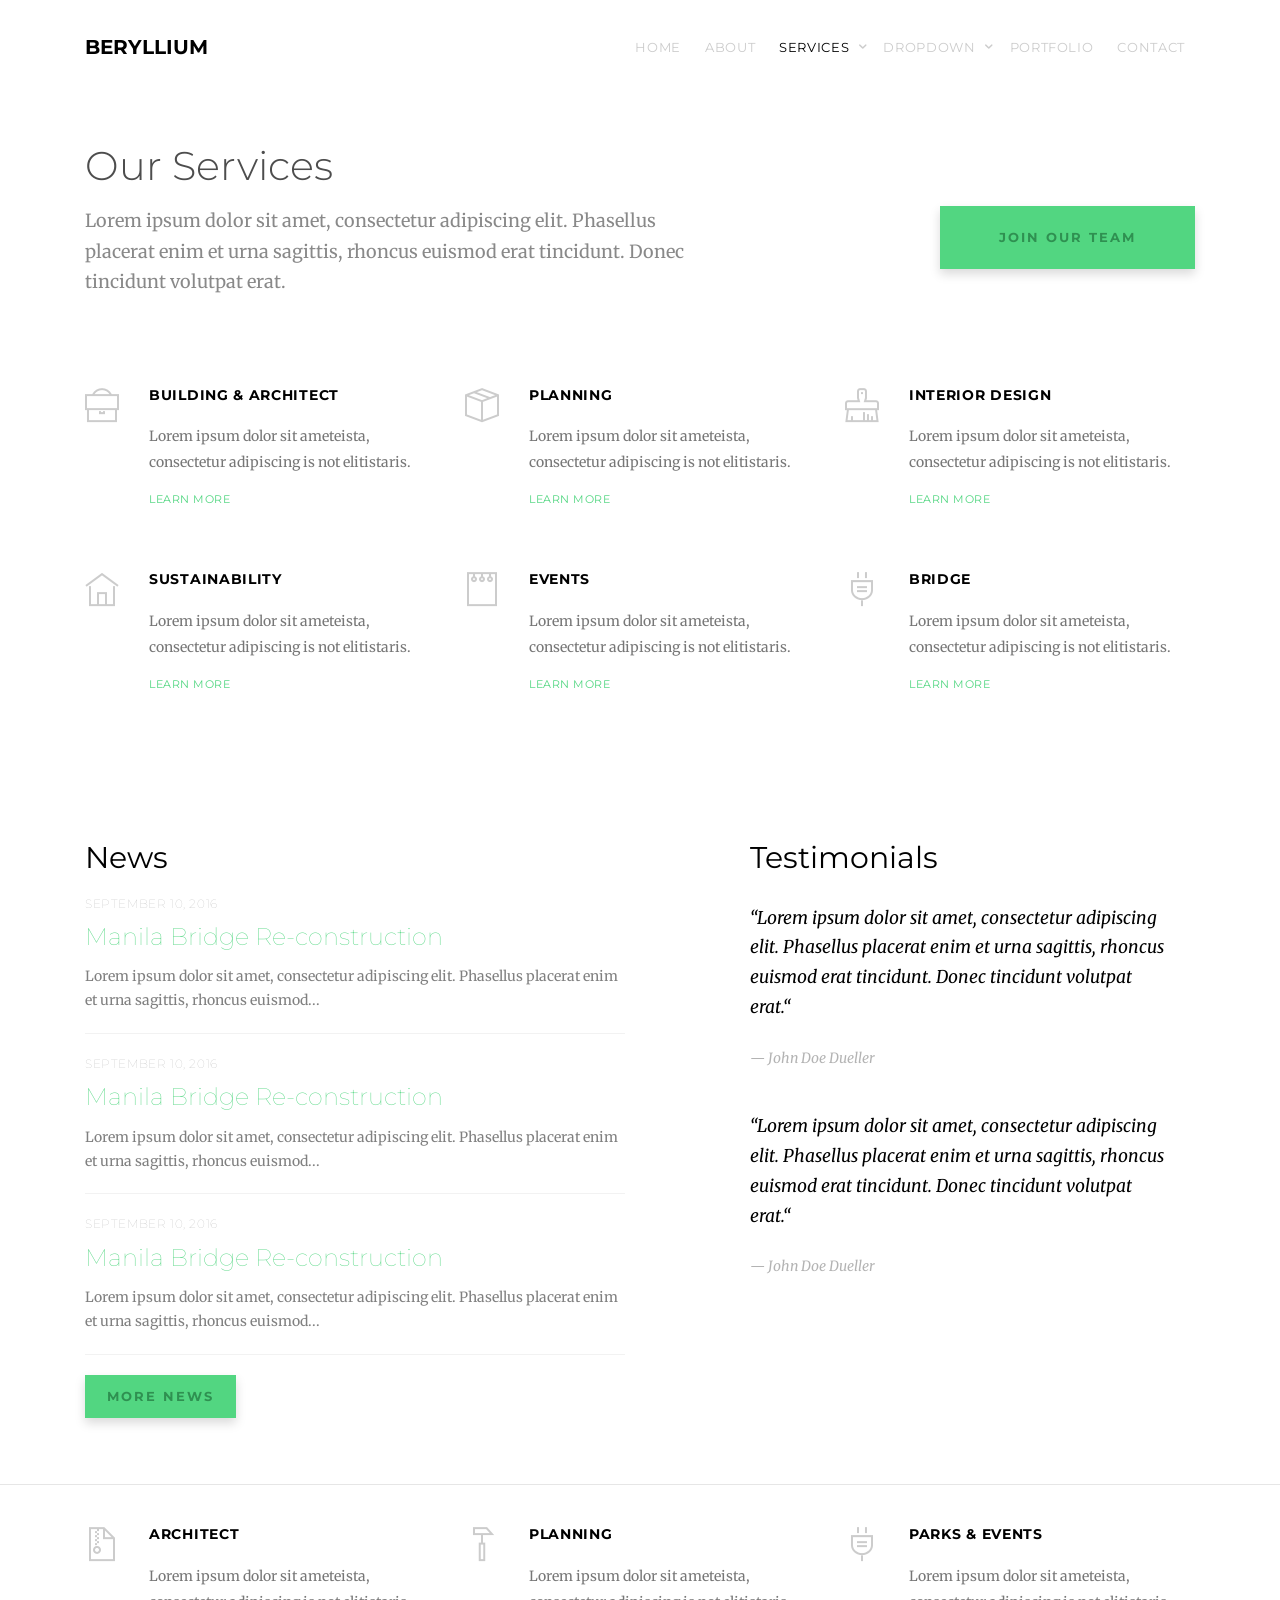
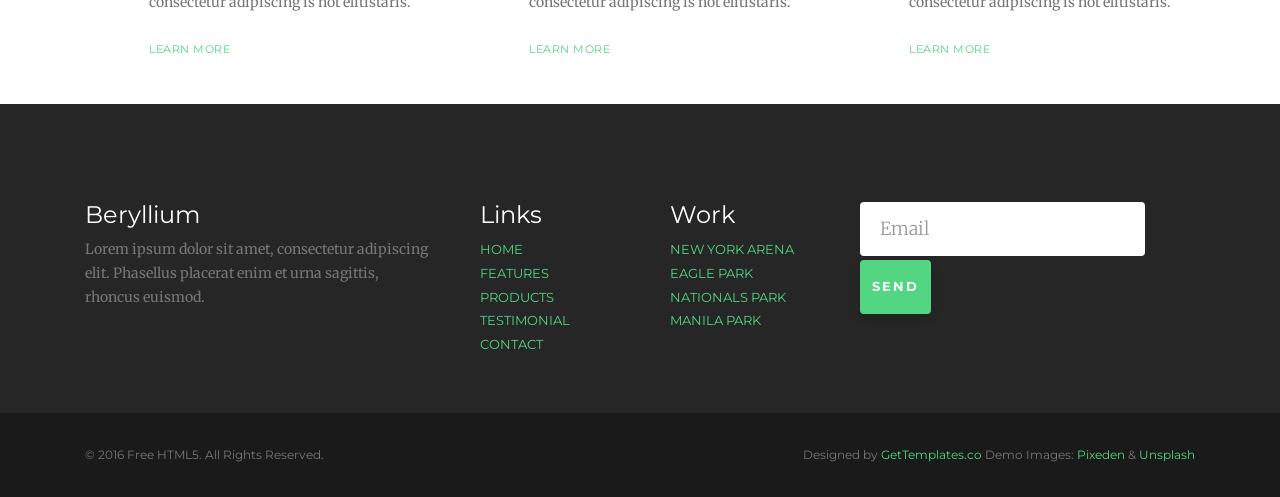
<file: imagenes/contenedor_php_apache_v1/beryllium/services.html>
<!DOCTYPE HTML>
<!--
	Aesthetic by gettemplates.co
	Twitter: http://twitter.com/gettemplateco
	URL: http://gettemplates.co
-->
<html>
	<head>
	<meta charset="utf-8">
	<meta http-equiv="X-UA-Compatible" content="IE=edge">
	<title>Beryllium &mdash; Free Website Template, Free HTML5 Template by gettemplates.co</title>
	<meta name="viewport" content="width=device-width, initial-scale=1">
	<meta name="description" content="Free HTML5 Website Template by gettemplates.co" />
	<meta name="keywords" content="free website templates, free html5, free template, free bootstrap, free website template, html5, css3, mobile first, responsive" />
	<meta name="author" content="gettemplates.co" />

  	<!-- Facebook and Twitter integration -->
	<meta property="og:title" content=""/>
	<meta property="og:image" content=""/>
	<meta property="og:url" content=""/>
	<meta property="og:site_name" content=""/>
	<meta property="og:description" content=""/>
	<meta name="twitter:title" content="" />
	<meta name="twitter:image" content="" />
	<meta name="twitter:url" content="" />
	<meta name="twitter:card" content="" />

	<link href="https://fonts.googleapis.com/css?family=Merriweather:300,400|Montserrat:400,700" rel="stylesheet">
	
	<!-- Animate.css -->
	<link rel="stylesheet" href="css/animate.css">
	<!-- Icomoon Icon Fonts-->
	<link rel="stylesheet" href="css/icomoon.css">
	<!-- Themify Icons-->
	<link rel="stylesheet" href="css/themify-icons.css">
	<!-- Bootstrap  -->
	<link rel="stylesheet" href="css/bootstrap.css">

	<!-- Owl Carousel  -->
	<link rel="stylesheet" href="css/owl.carousel.min.css">
	<link rel="stylesheet" href="css/owl.theme.default.min.css">

	<!-- Theme style  -->
	<link rel="stylesheet" href="css/style.css">

	<!-- Modernizr JS -->
	<script src="js/modernizr-2.6.2.min.js"></script>
	<!-- FOR IE9 below -->
	<!--[if lt IE 9]>
	<script src="js/respond.min.js"></script>
	<![endif]-->

	</head>
	<body>
		
	<div class="gtco-loader"></div>
	
	<div id="page">

		<nav class="gtco-nav" role="navigation">
			<div class="gtco-container">
				
				<div class="row">
					<div class="col-sm-2 col-xs-12">
						<div id="gtco-logo"><a href="index.html">Beryllium</div>
					</div>
					<div class="col-xs-10 text-right menu-1">
						<ul>
							<li><a href="index.html">Home</a></li>
							<li><a href="about.html">About</a></li>
							<li class="has-dropdown active">
								<a href="services.html">Services</a>
								<ul class="dropdown">
									<li><a href="#">Web Design</a></li>
									<li><a href="#">eCommerce</a></li>
									<li><a href="#">Branding</a></li>
									<li><a href="#">API</a></li>
								</ul>
							</li>
							<li class="has-dropdown">
								<a href="#">Dropdown</a>
								<ul class="dropdown">
									<li><a href="#">HTML5</a></li>
									<li><a href="#">CSS3</a></li>
									<li><a href="#">Sass</a></li>
									<li><a href="#">jQuery</a></li>
								</ul>
							</li>
							<li><a href="portfolio.html">Portfolio</a></li>
							<li><a href="contact.html">Contact</a></li>
						</ul>
					</div>
				</div>
				
			</div>
		</nav>

		

		<div class="gtco-section gtco-services">
			<div class="gtco-container">
				<div class="row gtco-heading">
					<div class="col-md-7 text-left">
						<h2>Our Services</h2>
						<p>Lorem ipsum dolor sit amet, consectetur adipiscing elit. Phasellus placerat enim et urna sagittis, rhoncus euismod erat tincidunt. Donec tincidunt volutpat erat.</p>
					</div>
					<div class="col-md-3 col-md-push-2 text-center">
						<p class="mt-md"><a href="#" class="btn btn-special btn-block">Join our team</a></p>
					</div>
				</div>
				<div class="row">
					<div class="col-md-4 col-sm-6 col-xs-12">
						<div class="feature-left">
							<i class="ti-briefcase icon"></i>
							<div class="copy">
								<h3>Building &amp; Architect</h3>
								<p>Lorem ipsum dolor sit ameteista, consectetur adipiscing is not elitistaris.</p>
								<p><a href="#" class="gtco-more">Learn more</a></p>
							</div>
						</div>
					</div>
					<div class="col-md-4 col-sm-6 col-xs-12">
						<div class="feature-left">
							<i class="ti-package icon"></i>
							<div class="copy">
								<h3>Planning</h3>
								<p>Lorem ipsum dolor sit ameteista, consectetur adipiscing is not elitistaris.</p>
								<p><a href="#" class="gtco-more">Learn more</a></p>
							</div>
						</div>
					</div>
					
					<div class="clearfix visible-sm-block"></div>

					<div class="col-md-4 col-sm-6 col-xs-12">
						<div class="feature-left">
							<i class="ti-brush-alt icon"></i>
							<div class="copy">
								<h3>Interior Design</h3>
								<p>Lorem ipsum dolor sit ameteista, consectetur adipiscing is not elitistaris.</p>
								<p><a href="#" class="gtco-more">Learn more</a></p>
							</div>
						</div>
					</div>
					
					<div class="clearfix visible-md-block"></div>

					<div class="col-md-4 col-sm-6 col-xs-12">
						<div class="feature-left">
							<i class="ti-home icon"></i>
							<div class="copy">
								<h3>Sustainability</h3>
								<p>Lorem ipsum dolor sit ameteista, consectetur adipiscing is not elitistaris.</p>
								<p><a href="#" class="gtco-more">Learn more</a></p>
							</div>
						</div>
					</div>

					<div class="clearfix visible-sm-block"></div>

					<div class="col-md-4 col-sm-6 col-xs-12">
						<div class="feature-left">
							<i class="ti-notepad icon"></i>
							<div class="copy">
								<h3>Events</h3>
								<p>Lorem ipsum dolor sit ameteista, consectetur adipiscing is not elitistaris.</p>
								<p><a href="#" class="gtco-more">Learn more</a></p>
							</div>
						</div>
					</div>


					<div class="col-md-4 col-sm-6 col-xs-12">
						<div class="feature-left">
							<i class="ti-plug icon"></i>
							<div class="copy">
								<h3>Bridge</h3>
								<p>Lorem ipsum dolor sit ameteista, consectetur adipiscing is not elitistaris.</p>
								<p><a href="#" class="gtco-more">Learn more</a></p>
							</div>
						</div>
					</div>
					
					

				</div>
			</div>
		</div>
		<!-- Services -->

		<div class="gtco-section">
			<div class="gtco-container">
				<div class="row">
					<div class="col-md-6 gtco-news">
						<h2>News</h2>	
						<ul>
							<li>
								<a href="#">
									<span class="post-date">September 10, 2016</span>
									<h3>Manila Bridge Re-construction</h3>
									<p>Lorem ipsum dolor sit amet, consectetur adipiscing elit. Phasellus placerat enim et urna sagittis, rhoncus euismod...</p>
								</a>
							</li>

							<li>
								<a href="#">
									<span class="post-date">September 10, 2016</span>
									<h3>Manila Bridge Re-construction</h3>
									<p>Lorem ipsum dolor sit amet, consectetur adipiscing elit. Phasellus placerat enim et urna sagittis, rhoncus euismod...</p>
								</a>
							</li>

							<li>
								<a href="#">
									<span class="post-date">September 10, 2016</span>
									<h3>Manila Bridge Re-construction</h3>
									<p>Lorem ipsum dolor sit amet, consectetur adipiscing elit. Phasellus placerat enim et urna sagittis, rhoncus euismod...</p>
								</a>
							</li>
						</ul>
						<p><a href="#" class="btn btn-sm btn-special">More News</a></p>
					</div>
					<!-- END News -->
					<div class="col-md-5 col-md-push-1 gtco-testimonials">
						<h2>Testimonials</h2>
						<blockquote>
							<p>&ldquo;Lorem ipsum dolor sit amet, consectetur adipiscing elit. Phasellus placerat enim et urna sagittis, rhoncus euismod erat tincidunt. Donec tincidunt volutpat erat.&ldquo;</p>
							<p class="author"><cite>&mdash; John Doe Dueller</cite></p>
						</blockquote>
						<blockquote>
							<p>&ldquo;Lorem ipsum dolor sit amet, consectetur adipiscing elit. Phasellus placerat enim et urna sagittis, rhoncus euismod erat tincidunt. Donec tincidunt volutpat erat.&ldquo;</p>
							<p class="author"><cite>&mdash; John Doe Dueller</cite></p>
						</blockquote>
					</div>
				</div>
			</div>
		</div>
		<!-- END  -->

		<div class="gtco-section gto-features">
			<div class="gtco-container">
				<div class="row">
					<div class="col-md-4">
						<div class="feature-left">
							<i class="ti-zip icon"></i>
							<div class="copy">
								<h3>Architect</h3>
								<p>Lorem ipsum dolor sit ameteista, consectetur adipiscing is not elitistaris.</p>
								<p><a href="#" class="gtco-more">Learn more</a></p>
							</div>
						</div>
					</div>
					<div class="col-md-4">
						<div class="feature-left">
							<i class="ti-hummer icon"></i>
							<div class="copy">
								<h3>Planning</h3>
								<p>Lorem ipsum dolor sit ameteista, consectetur adipiscing is not elitistaris.</p>
								<p><a href="#" class="gtco-more">Learn more</a></p>
							</div>
						</div>
					</div>
					<div class="col-md-4">
						<div class="feature-left">
							<i class="ti-plug icon"></i>
							<div class="copy">
								<h3>Parks &amp; Events</h3>
								<p>Lorem ipsum dolor sit ameteista, consectetur adipiscing is not elitistaris.</p>
								<p><a href="#" class="gtco-more">Learn more</a></p>
							</div>
						</div>
					</div>
				</div>
			</div>
		</div>

		<footer id="gtco-footer" class="gtco-section" role="contentinfo">
			<div class="gtco-container">
				<div class="row row-pb-md">
					<div class="col-md-4 gtco-widget gtco-footer-paragraph">
						<h3>Beryllium</h3>
						<p>Lorem ipsum dolor sit amet, consectetur adipiscing elit. Phasellus placerat enim et urna sagittis, rhoncus euismod.</p>
					</div>
					<div class="col-md-4">
						<div class="row">
							<div class="col-md-6 gtco-footer-link">
								<h3>Links</h3>
								<ul class="gtco-list-link">
									<li><a href="#">Home</a></li>
									<li><a href="#">Features</a></li>
									<li><a href="#">Products</a></li>
									<li><a href="#">Testimonial</a></li>
									<li><a href="#">Contact</a></li>
								</ul>
							</div>
							<div class="col-md-6 gtco-footer-link">
								<h3>Work</h3>
								<ul class="gtco-list-link">
									<li><a href="#">New York Arena</a></li>
									<li><a href="#">Eagle Park</a></li>
									<li><a href="#">Nationals Park</a></li>
									<li><a href="#">Manila Park</a></li>
								</ul>
							</div>
						</div>
					</div>
					<div class="col-md-4 gtco-footer-subscribe">
						<form class="form-inline">
						  <div class="form-group">
						    <label class="sr-only" for="exampleInputEmail3">Email address</label>
						    <input type="email" class="form-control" id="" placeholder="Email">
						  </div>
						  <button type="submit" class="btn btn-primary">Send</button>
						</form>
					</div>
				</div>
			</div>
			<div class="gtco-copyright">
				<div class="gtco-container">
					<div class="row">
						<div class="col-md-6 text-left">
							<p><small>&copy; 2016 Free HTML5. All Rights Reserved. </small></p>
						</div>
						<div class="col-md-6 text-right">
							<p><small>Designed by <a href="http://gettemplates.co/" target="_blank">GetTemplates.co</a> Demo Images: <a href="http://pixeden.com/" target="_blank">Pixeden</a> &amp; <a href="http://unsplash.com" target="_blank">Unsplash</a></small> </p>
						</div>
					</div>
				</div>
			</div>
		</footer>
		<!-- END footer -->

	</div>

	<div class="gototop js-top">
		<a href="#" class="js-gotop"><i class="icon-arrow-up"></i></a>
	</div>
	
	<!-- jQuery -->
	<script src="js/jquery.min.js"></script>
	<!-- jQuery Easing -->
	<script src="js/jquery.easing.1.3.js"></script>
	<!-- Bootstrap -->
	<script src="js/bootstrap.min.js"></script>
	<!-- Waypoints -->
	<script src="js/jquery.waypoints.min.js"></script>
	<!-- Carousel -->
	<script src="js/owl.carousel.min.js"></script>
	<!-- Main -->
	<script src="js/main.js"></script>

	</body>
</html>
</file>
<file: imagenes/contenedor_php_apache_v1/beryllium/css/icomoon.css>
@font-face {
  font-family: 'icomoon';
  src:  url('../fonts/icomoon/icomoon.eot?6iuir');
  src:  url('../fonts/icomoon/icomoon.eot?6iuir#iefix') format('embedded-opentype'),
    url('../fonts/icomoon/icomoon.ttf?6iuir') format('truetype'),
    url('../fonts/icomoon/icomoon.woff?6iuir') format('woff'),
    url('../fonts/icomoon/icomoon.svg?6iuir#icomoon') format('svg');
  font-weight: normal;
  font-style: normal;
}

[class^="icon-"], [class*=" icon-"] {
  /* use !important to prevent issues with browser extensions that change fonts */
  font-family: 'icomoon' !important;
  speak: none;
  font-style: normal;
  font-weight: normal;
  font-variant: normal;
  text-transform: none;
  line-height: 1;

  /* Better Font Rendering =========== */
  -webkit-font-smoothing: antialiased;
  -moz-osx-font-smoothing: grayscale;
}

.icon-eye:before {
  content: "\e000";
}
.icon-paper-clip:before {
  content: "\e001";
}
.icon-mail:before {
  content: "\e002";
}
.icon-toggle:before {
  content: "\e003";
}
.icon-layout:before {
  content: "\e004";
}
.icon-link:before {
  content: "\e005";
}
.icon-bell:before {
  content: "\e006";
}
.icon-lock:before {
  content: "\e007";
}
.icon-unlock:before {
  content: "\e008";
}
.icon-ribbon:before {
  content: "\e009";
}
.icon-image:before {
  content: "\e010";
}
.icon-signal:before {
  content: "\e011";
}
.icon-target:before {
  content: "\e012";
}
.icon-clipboard:before {
  content: "\e013";
}
.icon-clock:before {
  content: "\e014";
}
.icon-watch:before {
  content: "\e015";
}
.icon-air-play:before {
  content: "\e016";
}
.icon-camera:before {
  content: "\e017";
}
.icon-video:before {
  content: "\e018";
}
.icon-disc:before {
  content: "\e019";
}
.icon-printer:before {
  content: "\e020";
}
.icon-monitor:before {
  content: "\e021";
}
.icon-server:before {
  content: "\e022";
}
.icon-cog:before {
  content: "\e023";
}
.icon-heart:before {
  content: "\e024";
}
.icon-paragraph:before {
  content: "\e025";
}
.icon-align-justify:before {
  content: "\e026";
}
.icon-align-left:before {
  content: "\e027";
}
.icon-align-center:before {
  content: "\e028";
}
.icon-align-right:before {
  content: "\e029";
}
.icon-book:before {
  content: "\e030";
}
.icon-layers:before {
  content: "\e031";
}
.icon-stack:before {
  content: "\e032";
}
.icon-stack-2:before {
  content: "\e033";
}
.icon-paper:before {
  content: "\e034";
}
.icon-paper-stack:before {
  content: "\e035";
}
.icon-search:before {
  content: "\e036";
}
.icon-zoom-in:before {
  content: "\e037";
}
.icon-zoom-out:before {
  content: "\e038";
}
.icon-reply:before {
  content: "\e039";
}
.icon-circle-plus:before {
  content: "\e040";
}
.icon-circle-minus:before {
  content: "\e041";
}
.icon-circle-check:before {
  content: "\e042";
}
.icon-circle-cross:before {
  content: "\e043";
}
.icon-square-plus:before {
  content: "\e044";
}
.icon-square-minus:before {
  content: "\e045";
}
.icon-square-check:before {
  content: "\e046";
}
.icon-square-cross:before {
  content: "\e047";
}
.icon-microphone:before {
  content: "\e048";
}
.icon-record:before {
  content: "\e049";
}
.icon-skip-back:before {
  content: "\e050";
}
.icon-rewind:before {
  content: "\e051";
}
.icon-play:before {
  content: "\e052";
}
.icon-pause:before {
  content: "\e053";
}
.icon-stop:before {
  content: "\e054";
}
.icon-fast-forward:before {
  content: "\e055";
}
.icon-skip-forward:before {
  content: "\e056";
}
.icon-shuffle:before {
  content: "\e057";
}
.icon-repeat:before {
  content: "\e058";
}
.icon-folder:before {
  content: "\e059";
}
.icon-umbrella:before {
  content: "\e060";
}
.icon-moon:before {
  content: "\e061";
}
.icon-thermometer:before {
  content: "\e062";
}
.icon-drop:before {
  content: "\e063";
}
.icon-sun:before {
  content: "\e064";
}
.icon-cloud:before {
  content: "\e065";
}
.icon-cloud-upload:before {
  content: "\e066";
}
.icon-cloud-download:before {
  content: "\e067";
}
.icon-upload:before {
  content: "\e068";
}
.icon-download:before {
  content: "\e069";
}
.icon-location:before {
  content: "\e070";
}
.icon-location-2:before {
  content: "\e071";
}
.icon-map:before {
  content: "\e072";
}
.icon-battery:before {
  content: "\e073";
}
.icon-head:before {
  content: "\e074";
}
.icon-briefcase:before {
  content: "\e075";
}
.icon-speech-bubble:before {
  content: "\e076";
}
.icon-anchor:before {
  content: "\e077";
}
.icon-globe:before {
  content: "\e078";
}
.icon-box:before {
  content: "\e079";
}
.icon-reload:before {
  content: "\e080";
}
.icon-share:before {
  content: "\e081";
}
.icon-marquee:before {
  content: "\e082";
}
.icon-marquee-plus:before {
  content: "\e083";
}
.icon-marquee-minus:before {
  content: "\e084";
}
.icon-tag:before {
  content: "\e085";
}
.icon-power:before {
  content: "\e086";
}
.icon-command:before {
  content: "\e087";
}
.icon-alt:before {
  content: "\e088";
}
.icon-esc:before {
  content: "\e089";
}
.icon-bar-graph:before {
  content: "\e090";
}
.icon-bar-graph-2:before {
  content: "\e091";
}
.icon-pie-graph:before {
  content: "\e092";
}
.icon-star:before {
  content: "\e093";
}
.icon-arrow-left:before {
  content: "\e094";
}
.icon-arrow-right:before {
  content: "\e095";
}
.icon-arrow-up:before {
  content: "\e096";
}
.icon-arrow-down:before {
  content: "\e097";
}
.icon-volume:before {
  content: "\e098";
}
.icon-mute:before {
  content: "\e099";
}
.icon-content-right:before {
  content: "\e100";
}
.icon-content-left:before {
  content: "\e101";
}
.icon-grid:before {
  content: "\e102";
}
.icon-grid-2:before {
  content: "\e103";
}
.icon-columns:before {
  content: "\e104";
}
.icon-loader:before {
  content: "\e105";
}
.icon-bag:before {
  content: "\e106";
}
.icon-ban:before {
  content: "\e107";
}
.icon-flag:before {
  content: "\e108";
}
.icon-trash:before {
  content: "\e109";
}
.icon-expand:before {
  content: "\e110";
}
.icon-contract:before {
  content: "\e111";
}
.icon-maximize:before {
  content: "\e112";
}
.icon-minimize:before {
  content: "\e113";
}
.icon-plus:before {
  content: "\e114";
}
.icon-minus:before {
  content: "\e115";
}
.icon-check:before {
  content: "\e116";
}
.icon-cross:before {
  content: "\e117";
}
.icon-move:before {
  content: "\e118";
}
.icon-delete:before {
  content: "\e119";
}
.icon-menu:before {
  content: "\e120";
}
.icon-archive:before {
  content: "\e121";
}
.icon-inbox:before {
  content: "\e122";
}
.icon-outbox:before {
  content: "\e123";
}
.icon-file:before {
  content: "\e124";
}
.icon-file-add:before {
  content: "\e125";
}
.icon-file-subtract:before {
  content: "\e126";
}
.icon-help:before {
  content: "\e127";
}
.icon-open:before {
  content: "\e128";
}
.icon-ellipsis:before {
  content: "\e129";
}
.icon-add-to-list:before {
  content: "\e900";
}
.icon-classic-computer:before {
  content: "\e901";
}
.icon-controller-fast-backward:before {
  content: "\e902";
}
.icon-creative-commons-attribution:before {
  content: "\e903";
}
.icon-creative-commons-noderivs:before {
  content: "\e904";
}
.icon-creative-commons-noncommercial-eu:before {
  content: "\e905";
}
.icon-creative-commons-noncommercial-us:before {
  content: "\e906";
}
.icon-creative-commons-public-domain:before {
  content: "\e907";
}
.icon-creative-commons-remix:before {
  content: "\e908";
}
.icon-creative-commons-share:before {
  content: "\e909";
}
.icon-creative-commons-sharealike:before {
  content: "\e90a";
}
.icon-creative-commons:before {
  content: "\e90b";
}
.icon-document-landscape:before {
  content: "\e90c";
}
.icon-remove-user:before {
  content: "\e90d";
}
.icon-warning:before {
  content: "\e90e";
}
.icon-arrow-bold-down:before {
  content: "\e90f";
}
.icon-arrow-bold-left:before {
  content: "\e910";
}
.icon-arrow-bold-right:before {
  content: "\e911";
}
.icon-arrow-bold-up:before {
  content: "\e912";
}
.icon-arrow-down2:before {
  content: "\e913";
}
.icon-arrow-left2:before {
  content: "\e914";
}
.icon-arrow-long-down:before {
  content: "\e915";
}
.icon-arrow-long-left:before {
  content: "\e916";
}
.icon-arrow-long-right:before {
  content: "\e917";
}
.icon-arrow-long-up:before {
  content: "\e918";
}
.icon-arrow-right2:before {
  content: "\e919";
}
.icon-arrow-up2:before {
  content: "\e91a";
}
.icon-arrow-with-circle-down:before {
  content: "\e91b";
}
.icon-arrow-with-circle-left:before {
  content: "\e91c";
}
.icon-arrow-with-circle-right:before {
  content: "\e91d";
}
.icon-arrow-with-circle-up:before {
  content: "\e91e";
}
.icon-bookmark:before {
  content: "\e91f";
}
.icon-bookmarks:before {
  content: "\e920";
}
.icon-chevron-down:before {
  content: "\e921";
}
.icon-chevron-left:before {
  content: "\e922";
}
.icon-chevron-right:before {
  content: "\e923";
}
.icon-chevron-small-down:before {
  content: "\e924";
}
.icon-chevron-small-left:before {
  content: "\e925";
}
.icon-chevron-small-right:before {
  content: "\e926";
}
.icon-chevron-small-up:before {
  content: "\e927";
}
.icon-chevron-thin-down:before {
  content: "\e928";
}
.icon-chevron-thin-left:before {
  content: "\e929";
}
.icon-chevron-thin-right:before {
  content: "\e92a";
}
.icon-chevron-thin-up:before {
  content: "\e92b";
}
.icon-chevron-up:before {
  content: "\e92c";
}
.icon-chevron-with-circle-down:before {
  content: "\e92d";
}
.icon-chevron-with-circle-left:before {
  content: "\e92e";
}
.icon-chevron-with-circle-right:before {
  content: "\e92f";
}
.icon-chevron-with-circle-up:before {
  content: "\e930";
}
.icon-cloud2:before {
  content: "\e931";
}
.icon-controller-fast-forward:before {
  content: "\e932";
}
.icon-controller-jump-to-start:before {
  content: "\e933";
}
.icon-controller-next:before {
  content: "\e934";
}
.icon-controller-paus:before {
  content: "\e935";
}
.icon-controller-play:before {
  content: "\e936";
}
.icon-controller-record:before {
  content: "\e937";
}
.icon-controller-stop:before {
  content: "\e938";
}
.icon-controller-volume:before {
  content: "\e939";
}
.icon-dot-single:before {
  content: "\e93a";
}
.icon-dots-three-horizontal:before {
  content: "\e93b";
}
.icon-dots-three-vertical:before {
  content: "\e93c";
}
.icon-dots-two-horizontal:before {
  content: "\e93d";
}
.icon-dots-two-vertical:before {
  content: "\e93e";
}
.icon-download2:before {
  content: "\e93f";
}
.icon-emoji-flirt:before {
  content: "\e940";
}
.icon-flow-branch:before {
  content: "\e941";
}
.icon-flow-cascade:before {
  content: "\e942";
}
.icon-flow-line:before {
  content: "\e943";
}
.icon-flow-parallel:before {
  content: "\e944";
}
.icon-flow-tree:before {
  content: "\e945";
}
.icon-install:before {
  content: "\e946";
}
.icon-layers2:before {
  content: "\e947";
}
.icon-open-book:before {
  content: "\e948";
}
.icon-resize-100:before {
  content: "\e949";
}
.icon-resize-full-screen:before {
  content: "\e94a";
}
.icon-save:before {
  content: "\e94b";
}
.icon-select-arrows:before {
  content: "\e94c";
}
.icon-sound-mute:before {
  content: "\e94d";
}
.icon-sound:before {
  content: "\e94e";
}
.icon-trash2:before {
  content: "\e94f";
}
.icon-triangle-down:before {
  content: "\e950";
}
.icon-triangle-left:before {
  content: "\e951";
}
.icon-triangle-right:before {
  content: "\e952";
}
.icon-triangle-up:before {
  content: "\e953";
}
.icon-uninstall:before {
  content: "\e954";
}
.icon-upload-to-cloud:before {
  content: "\e955";
}
.icon-upload2:before {
  content: "\e956";
}
.icon-add-user:before {
  content: "\e957";
}
.icon-address:before {
  content: "\e958";
}
.icon-adjust:before {
  content: "\e959";
}
.icon-air:before {
  content: "\e95a";
}
.icon-aircraft-landing:before {
  content: "\e95b";
}
.icon-aircraft-take-off:before {
  content: "\e95c";
}
.icon-aircraft:before {
  content: "\e95d";
}
.icon-align-bottom:before {
  content: "\e95e";
}
.icon-align-horizontal-middle:before {
  content: "\e95f";
}
.icon-align-left2:before {
  content: "\e960";
}
.icon-align-right2:before {
  content: "\e961";
}
.icon-align-top:before {
  content: "\e962";
}
.icon-align-vertical-middle:before {
  content: "\e963";
}
.icon-archive2:before {
  content: "\e964";
}
.icon-area-graph:before {
  content: "\e965";
}
.icon-attachment:before {
  content: "\e966";
}
.icon-awareness-ribbon:before {
  content: "\e967";
}
.icon-back-in-time:before {
  content: "\e968";
}
.icon-back:before {
  content: "\e969";
}
.icon-bar-graph2:before {
  content: "\e96a";
}
.icon-battery2:before {
  content: "\e96b";
}
.icon-beamed-note:before {
  content: "\e96c";
}
.icon-bell2:before {
  content: "\e96d";
}
.icon-blackboard:before {
  content: "\e96e";
}
.icon-block:before {
  content: "\e96f";
}
.icon-book2:before {
  content: "\e970";
}
.icon-bowl:before {
  content: "\e971";
}
.icon-box2:before {
  content: "\e972";
}
.icon-briefcase2:before {
  content: "\e973";
}
.icon-browser:before {
  content: "\e974";
}
.icon-brush:before {
  content: "\e975";
}
.icon-bucket:before {
  content: "\e976";
}
.icon-cake:before {
  content: "\e977";
}
.icon-calculator:before {
  content: "\e978";
}
.icon-calendar:before {
  content: "\e979";
}
.icon-camera2:before {
  content: "\e97a";
}
.icon-ccw:before {
  content: "\e97b";
}
.icon-chat:before {
  content: "\e97c";
}
.icon-check2:before {
  content: "\e97d";
}
.icon-circle-with-cross:before {
  content: "\e97e";
}
.icon-circle-with-minus:before {
  content: "\e97f";
}
.icon-circle-with-plus:before {
  content: "\e980";
}
.icon-circle:before {
  content: "\e981";
}
.icon-circular-graph:before {
  content: "\e982";
}
.icon-clapperboard:before {
  content: "\e983";
}
.icon-clipboard2:before {
  content: "\e984";
}
.icon-clock2:before {
  content: "\e985";
}
.icon-code:before {
  content: "\e986";
}
.icon-cog2:before {
  content: "\e987";
}
.icon-colours:before {
  content: "\e988";
}
.icon-compass:before {
  content: "\e989";
}
.icon-copy:before {
  content: "\e98a";
}
.icon-credit-card:before {
  content: "\e98b";
}
.icon-credit:before {
  content: "\e98c";
}
.icon-cross2:before {
  content: "\e98d";
}
.icon-cup:before {
  content: "\e98e";
}
.icon-cw:before {
  content: "\e98f";
}
.icon-cycle:before {
  content: "\e990";
}
.icon-database:before {
  content: "\e991";
}
.icon-dial-pad:before {
  content: "\e992";
}
.icon-direction:before {
  content: "\e993";
}
.icon-document:before {
  content: "\e994";
}
.icon-documents:before {
  content: "\e995";
}
.icon-drink:before {
  content: "\e996";
}
.icon-drive:before {
  content: "\e997";
}
.icon-drop2:before {
  content: "\e998";
}
.icon-edit:before {
  content: "\e999";
}
.icon-email:before {
  content: "\e99a";
}
.icon-emoji-happy:before {
  content: "\e99b";
}
.icon-emoji-neutral:before {
  content: "\e99c";
}
.icon-emoji-sad:before {
  content: "\e99d";
}
.icon-erase:before {
  content: "\e99e";
}
.icon-eraser:before {
  content: "\e99f";
}
.icon-export:before {
  content: "\e9a0";
}
.icon-eye2:before {
  content: "\e9a1";
}
.icon-feather:before {
  content: "\e9a2";
}
.icon-flag2:before {
  content: "\e9a3";
}
.icon-flash:before {
  content: "\e9a4";
}
.icon-flashlight:before {
  content: "\e9a5";
}
.icon-flat-brush:before {
  content: "\e9a6";
}
.icon-folder-images:before {
  content: "\e9a7";
}
.icon-folder-music:before {
  content: "\e9a8";
}
.icon-folder-video:before {
  content: "\e9a9";
}
.icon-folder2:before {
  content: "\e9aa";
}
.icon-forward:before {
  content: "\e9ab";
}
.icon-funnel:before {
  content: "\e9ac";
}
.icon-game-controller:before {
  content: "\e9ad";
}
.icon-gauge:before {
  content: "\e9ae";
}
.icon-globe2:before {
  content: "\e9af";
}
.icon-graduation-cap:before {
  content: "\e9b0";
}
.icon-grid2:before {
  content: "\e9b1";
}
.icon-hair-cross:before {
  content: "\e9b2";
}
.icon-hand:before {
  content: "\e9b3";
}
.icon-heart-outlined:before {
  content: "\e9b4";
}
.icon-heart2:before {
  content: "\e9b5";
}
.icon-help-with-circle:before {
  content: "\e9b6";
}
.icon-help2:before {
  content: "\e9b7";
}
.icon-home:before {
  content: "\e9b8";
}
.icon-hour-glass:before {
  content: "\e9b9";
}
.icon-image-inverted:before {
  content: "\e9ba";
}
.icon-image2:before {
  content: "\e9bb";
}
.icon-images:before {
  content: "\e9bc";
}
.icon-inbox2:before {
  content: "\e9bd";
}
.icon-infinity:before {
  content: "\e9be";
}
.icon-info-with-circle:before {
  content: "\e9bf";
}
.icon-info:before {
  content: "\e9c0";
}
.icon-key:before {
  content: "\e9c1";
}
.icon-keyboard:before {
  content: "\e9c2";
}
.icon-lab-flask:before {
  content: "\e9c3";
}
.icon-landline:before {
  content: "\e9c4";
}
.icon-language:before {
  content: "\e9c5";
}
.icon-laptop:before {
  content: "\e9c6";
}
.icon-leaf:before {
  content: "\e9c7";
}
.icon-level-down:before {
  content: "\e9c8";
}
.icon-level-up:before {
  content: "\e9c9";
}
.icon-lifebuoy:before {
  content: "\e9ca";
}
.icon-light-bulb:before {
  content: "\e9cb";
}
.icon-light-down:before {
  content: "\e9cc";
}
.icon-light-up:before {
  content: "\e9cd";
}
.icon-line-graph:before {
  content: "\e9ce";
}
.icon-link2:before {
  content: "\e9cf";
}
.icon-list:before {
  content: "\e9d0";
}
.icon-location-pin:before {
  content: "\e9d1";
}
.icon-location2:before {
  content: "\e9d2";
}
.icon-lock-open:before {
  content: "\e9d3";
}
.icon-lock2:before {
  content: "\e9d4";
}
.icon-log-out:before {
  content: "\e9d5";
}
.icon-login:before {
  content: "\e9d6";
}
.icon-loop:before {
  content: "\e9d7";
}
.icon-magnet:before {
  content: "\e9d8";
}
.icon-magnifying-glass:before {
  content: "\e9d9";
}
.icon-mail2:before {
  content: "\e9da";
}
.icon-man:before {
  content: "\e9db";
}
.icon-map2:before {
  content: "\e9dc";
}
.icon-mask:before {
  content: "\e9dd";
}
.icon-medal:before {
  content: "\e9de";
}
.icon-megaphone:before {
  content: "\e9df";
}
.icon-menu2:before {
  content: "\e9e0";
}
.icon-message:before {
  content: "\e9e1";
}
.icon-mic:before {
  content: "\e9e2";
}
.icon-minus2:before {
  content: "\e9e3";
}
.icon-mobile:before {
  content: "\e9e4";
}
.icon-modern-mic:before {
  content: "\e9e5";
}
.icon-moon2:before {
  content: "\e9e6";
}
.icon-mouse:before {
  content: "\e9e7";
}
.icon-music:before {
  content: "\e9e8";
}
.icon-network:before {
  content: "\e9e9";
}
.icon-new-message:before {
  content: "\e9ea";
}
.icon-new:before {
  content: "\e9eb";
}
.icon-news:before {
  content: "\e9ec";
}
.icon-note:before {
  content: "\e9ed";
}
.icon-notification:before {
  content: "\e9ee";
}
.icon-old-mobile:before {
  content: "\e9ef";
}
.icon-old-phone:before {
  content: "\e9f0";
}
.icon-palette:before {
  content: "\e9f1";
}
.icon-paper-plane:before {
  content: "\e9f2";
}
.icon-pencil:before {
  content: "\e9f3";
}
.icon-phone:before {
  content: "\e9f4";
}
.icon-pie-chart:before {
  content: "\e9f5";
}
.icon-pin:before {
  content: "\e9f6";
}
.icon-plus2:before {
  content: "\e9f7";
}
.icon-popup:before {
  content: "\e9f8";
}
.icon-power-plug:before {
  content: "\e9f9";
}
.icon-price-ribbon:before {
  content: "\e9fa";
}
.icon-price-tag:before {
  content: "\e9fb";
}
.icon-print:before {
  content: "\e9fc";
}
.icon-progress-empty:before {
  content: "\e9fd";
}
.icon-progress-full:before {
  content: "\e9fe";
}
.icon-progress-one:before {
  content: "\e9ff";
}
.icon-progress-two:before {
  content: "\ea00";
}
.icon-publish:before {
  content: "\ea01";
}
.icon-quote:before {
  content: "\ea02";
}
.icon-radio:before {
  content: "\ea03";
}
.icon-reply-all:before {
  content: "\ea04";
}
.icon-reply2:before {
  content: "\ea05";
}
.icon-retweet:before {
  content: "\ea06";
}
.icon-rocket:before {
  content: "\ea07";
}
.icon-round-brush:before {
  content: "\ea08";
}
.icon-rss:before {
  content: "\ea09";
}
.icon-ruler:before {
  content: "\ea0a";
}
.icon-scissors:before {
  content: "\ea0b";
}
.icon-share-alternitive:before {
  content: "\ea0c";
}
.icon-share2:before {
  content: "\ea0d";
}
.icon-shareable:before {
  content: "\ea0e";
}
.icon-shield:before {
  content: "\ea0f";
}
.icon-shop:before {
  content: "\ea10";
}
.icon-shopping-bag:before {
  content: "\ea11";
}
.icon-shopping-basket:before {
  content: "\ea12";
}
.icon-shopping-cart:before {
  content: "\ea13";
}
.icon-shuffle2:before {
  content: "\ea14";
}
.icon-signal2:before {
  content: "\ea15";
}
.icon-sound-mix:before {
  content: "\ea16";
}
.icon-sports-club:before {
  content: "\ea17";
}
.icon-spreadsheet:before {
  content: "\ea18";
}
.icon-squared-cross:before {
  content: "\ea19";
}
.icon-squared-minus:before {
  content: "\ea1a";
}
.icon-squared-plus:before {
  content: "\ea1b";
}
.icon-star-outlined:before {
  content: "\ea1c";
}
.icon-star2:before {
  content: "\ea1d";
}
.icon-stopwatch:before {
  content: "\ea1e";
}
.icon-suitcase:before {
  content: "\ea1f";
}
.icon-swap:before {
  content: "\ea20";
}
.icon-sweden:before {
  content: "\ea21";
}
.icon-switch:before {
  content: "\ea22";
}
.icon-tablet:before {
  content: "\ea23";
}
.icon-tag2:before {
  content: "\ea24";
}
.icon-text-document-inverted:before {
  content: "\ea25";
}
.icon-text-document:before {
  content: "\ea26";
}
.icon-text:before {
  content: "\ea27";
}
.icon-thermometer2:before {
  content: "\ea28";
}
.icon-thumbs-down:before {
  content: "\ea29";
}
.icon-thumbs-up:before {
  content: "\ea2a";
}
.icon-thunder-cloud:before {
  content: "\ea2b";
}
.icon-ticket:before {
  content: "\ea2c";
}
.icon-time-slot:before {
  content: "\ea2d";
}
.icon-tools:before {
  content: "\ea2e";
}
.icon-traffic-cone:before {
  content: "\ea2f";
}
.icon-tree:before {
  content: "\ea30";
}
.icon-trophy:before {
  content: "\ea31";
}
.icon-tv:before {
  content: "\ea32";
}
.icon-typing:before {
  content: "\ea33";
}
.icon-unread:before {
  content: "\ea34";
}
.icon-untag:before {
  content: "\ea35";
}
.icon-user:before {
  content: "\ea36";
}
.icon-users:before {
  content: "\ea37";
}
.icon-v-card:before {
  content: "\ea38";
}
.icon-video2:before {
  content: "\ea39";
}
.icon-vinyl:before {
  content: "\ea3a";
}
.icon-voicemail:before {
  content: "\ea3b";
}
.icon-wallet:before {
  content: "\ea3c";
}
.icon-water:before {
  content: "\ea3d";
}
.icon-px-with-circle:before {
  content: "\ea3e";
}
.icon-px:before {
  content: "\ea3f";
}
.icon-basecamp:before {
  content: "\ea40";
}
.icon-behance:before {
  content: "\ea41";
}
.icon-creative-cloud:before {
  content: "\ea42";
}
.icon-dropbox:before {
  content: "\ea43";
}
.icon-evernote:before {
  content: "\ea44";
}
.icon-flattr:before {
  content: "\ea45";
}
.icon-foursquare:before {
  content: "\ea46";
}
.icon-google-drive:before {
  content: "\ea47";
}
.icon-google-hangouts:before {
  content: "\ea48";
}
.icon-grooveshark:before {
  content: "\ea49";
}
.icon-icloud:before {
  content: "\ea4a";
}
.icon-mixi:before {
  content: "\ea4b";
}
.icon-onedrive:before {
  content: "\ea4c";
}
.icon-paypal:before {
  content: "\ea4d";
}
.icon-picasa:before {
  content: "\ea4e";
}
.icon-qq:before {
  content: "\ea4f";
}
.icon-rdio-with-circle:before {
  content: "\ea50";
}
.icon-renren:before {
  content: "\ea51";
}
.icon-scribd:before {
  content: "\ea52";
}
.icon-sina-weibo:before {
  content: "\ea53";
}
.icon-skype-with-circle:before {
  content: "\ea54";
}
.icon-skype:before {
  content: "\ea55";
}
.icon-slideshare:before {
  content: "\ea56";
}
.icon-smashing:before {
  content: "\ea57";
}
.icon-soundcloud:before {
  content: "\ea58";
}
.icon-spotify-with-circle:before {
  content: "\ea59";
}
.icon-spotify:before {
  content: "\ea5a";
}
.icon-swarm:before {
  content: "\ea5b";
}
.icon-vine-with-circle:before {
  content: "\ea5c";
}
.icon-vine:before {
  content: "\ea5d";
}
.icon-vk-alternitive:before {
  content: "\ea5e";
}
.icon-vk-with-circle:before {
  content: "\ea5f";
}
.icon-vk:before {
  content: "\ea60";
}
.icon-xing-with-circle:before {
  content: "\ea61";
}
.icon-xing:before {
  content: "\ea62";
}
.icon-yelp:before {
  content: "\ea63";
}
.icon-dribbble-with-circle:before {
  content: "\ea64";
}
.icon-dribbble:before {
  content: "\ea65";
}
.icon-facebook-with-circle:before {
  content: "\ea66";
}
.icon-facebook:before {
  content: "\ea67";
}
.icon-flickr-with-circle:before {
  content: "\ea68";
}
.icon-flickr:before {
  content: "\ea69";
}
.icon-github-with-circle:before {
  content: "\ea6a";
}
.icon-github:before {
  content: "\ea6b";
}
.icon-google-with-circle:before {
  content: "\ea6c";
}
.icon-google:before {
  content: "\ea6d";
}
.icon-instagram-with-circle:before {
  content: "\ea6e";
}
.icon-instagram:before {
  content: "\ea6f";
}
.icon-lastfm-with-circle:before {
  content: "\ea70";
}
.icon-lastfm:before {
  content: "\ea71";
}
.icon-linkedin-with-circle:before {
  content: "\ea72";
}
.icon-linkedin:before {
  content: "\ea73";
}
.icon-pinterest-with-circle:before {
  content: "\ea74";
}
.icon-pinterest:before {
  content: "\ea75";
}
.icon-rdio:before {
  content: "\ea76";
}
.icon-stumbleupon-with-circle:before {
  content: "\ea77";
}
.icon-stumbleupon:before {
  content: "\ea78";
}
.icon-tumblr-with-circle:before {
  content: "\ea79";
}
.icon-tumblr:before {
  content: "\ea7a";
}
.icon-twitter-with-circle:before {
  content: "\ea7b";
}
.icon-twitter:before {
  content: "\ea7c";
}
.icon-vimeo-with-circle:before {
  content: "\ea7d";
}
.icon-vimeo:before {
  content: "\ea7e";
}
.icon-youtube-with-circle:before {
  content: "\ea7f";
}
.icon-youtube:before {
  content: "\ea80";
}
</file>
<file: imagenes/contenedor_php_apache_v1/beryllium/css/themify-icons.css>
@font-face {
	font-family: 'themify';
	src:url('../fonts/themify-icons/themify.eot?-fvbane');
	src:url('../fonts/themify-icons/themify.eot?#iefix-fvbane') format('embedded-opentype'),
		url('../fonts/themify-icons/themify.woff?-fvbane') format('woff'),
		url('../fonts/themify-icons/themify.ttf?-fvbane') format('truetype'),
		url('../fonts/themify-icons/themify.svg?-fvbane#themify') format('svg');
	font-weight: normal;
	font-style: normal;
}

[class^="ti-"], [class*=" ti-"] {
	font-family: 'themify';
	speak: none;
	font-style: normal;
	font-weight: normal;
	font-variant: normal;
	text-transform: none;
	line-height: 1;

	/* Better Font Rendering =========== */
	-webkit-font-smoothing: antialiased;
	-moz-osx-font-smoothing: grayscale;
}

.ti-wand:before {
	content: "\e600";
}
.ti-volume:before {
	content: "\e601";
}
.ti-user:before {
	content: "\e602";
}
.ti-unlock:before {
	content: "\e603";
}
.ti-unlink:before {
	content: "\e604";
}
.ti-trash:before {
	content: "\e605";
}
.ti-thought:before {
	content: "\e606";
}
.ti-target:before {
	content: "\e607";
}
.ti-tag:before {
	content: "\e608";
}
.ti-tablet:before {
	content: "\e609";
}
.ti-star:before {
	content: "\e60a";
}
.ti-spray:before {
	content: "\e60b";
}
.ti-signal:before {
	content: "\e60c";
}
.ti-shopping-cart:before {
	content: "\e60d";
}
.ti-shopping-cart-full:before {
	content: "\e60e";
}
.ti-settings:before {
	content: "\e60f";
}
.ti-search:before {
	content: "\e610";
}
.ti-zoom-in:before {
	content: "\e611";
}
.ti-zoom-out:before {
	content: "\e612";
}
.ti-cut:before {
	content: "\e613";
}
.ti-ruler:before {
	content: "\e614";
}
.ti-ruler-pencil:before {
	content: "\e615";
}
.ti-ruler-alt:before {
	content: "\e616";
}
.ti-bookmark:before {
	content: "\e617";
}
.ti-bookmark-alt:before {
	content: "\e618";
}
.ti-reload:before {
	content: "\e619";
}
.ti-plus:before {
	content: "\e61a";
}
.ti-pin:before {
	content: "\e61b";
}
.ti-pencil:before {
	content: "\e61c";
}
.ti-pencil-alt:before {
	content: "\e61d";
}
.ti-paint-roller:before {
	content: "\e61e";
}
.ti-paint-bucket:before {
	content: "\e61f";
}
.ti-na:before {
	content: "\e620";
}
.ti-mobile:before {
	content: "\e621";
}
.ti-minus:before {
	content: "\e622";
}
.ti-medall:before {
	content: "\e623";
}
.ti-medall-alt:before {
	content: "\e624";
}
.ti-marker:before {
	content: "\e625";
}
.ti-marker-alt:before {
	content: "\e626";
}
.ti-arrow-up:before {
	content: "\e627";
}
.ti-arrow-right:before {
	content: "\e628";
}
.ti-arrow-left:before {
	content: "\e629";
}
.ti-arrow-down:before {
	content: "\e62a";
}
.ti-lock:before {
	content: "\e62b";
}
.ti-location-arrow:before {
	content: "\e62c";
}
.ti-link:before {
	content: "\e62d";
}
.ti-layout:before {
	content: "\e62e";
}
.ti-layers:before {
	content: "\e62f";
}
.ti-layers-alt:before {
	content: "\e630";
}
.ti-key:before {
	content: "\e631";
}
.ti-import:before {
	content: "\e632";
}
.ti-image:before {
	content: "\e633";
}
.ti-heart:before {
	content: "\e634";
}
.ti-heart-broken:before {
	content: "\e635";
}
.ti-hand-stop:before {
	content: "\e636";
}
.ti-hand-open:before {
	content: "\e637";
}
.ti-hand-drag:before {
	content: "\e638";
}
.ti-folder:before {
	content: "\e639";
}
.ti-flag:before {
	content: "\e63a";
}
.ti-flag-alt:before {
	content: "\e63b";
}
.ti-flag-alt-2:before {
	content: "\e63c";
}
.ti-eye:before {
	content: "\e63d";
}
.ti-export:before {
	content: "\e63e";
}
.ti-exchange-vertical:before {
	content: "\e63f";
}
.ti-desktop:before {
	content: "\e640";
}
.ti-cup:before {
	content: "\e641";
}
.ti-crown:before {
	content: "\e642";
}
.ti-comments:before {
	content: "\e643";
}
.ti-comment:before {
	content: "\e644";
}
.ti-comment-alt:before {
	content: "\e645";
}
.ti-close:before {
	content: "\e646";
}
.ti-clip:before {
	content: "\e647";
}
.ti-angle-up:before {
	content: "\e648";
}
.ti-angle-right:before {
	content: "\e649";
}
.ti-angle-left:before {
	content: "\e64a";
}
.ti-angle-down:before {
	content: "\e64b";
}
.ti-check:before {
	content: "\e64c";
}
.ti-check-box:before {
	content: "\e64d";
}
.ti-camera:before {
	content: "\e64e";
}
.ti-announcement:before {
	content: "\e64f";
}
.ti-brush:before {
	content: "\e650";
}
.ti-briefcase:before {
	content: "\e651";
}
.ti-bolt:before {
	content: "\e652";
}
.ti-bolt-alt:before {
	content: "\e653";
}
.ti-blackboard:before {
	content: "\e654";
}
.ti-bag:before {
	content: "\e655";
}
.ti-move:before {
	content: "\e656";
}
.ti-arrows-vertical:before {
	content: "\e657";
}
.ti-arrows-horizontal:before {
	content: "\e658";
}
.ti-fullscreen:before {
	content: "\e659";
}
.ti-arrow-top-right:before {
	content: "\e65a";
}
.ti-arrow-top-left:before {
	content: "\e65b";
}
.ti-arrow-circle-up:before {
	content: "\e65c";
}
.ti-arrow-circle-right:before {
	content: "\e65d";
}
.ti-arrow-circle-left:before {
	content: "\e65e";
}
.ti-arrow-circle-down:before {
	content: "\e65f";
}
.ti-angle-double-up:before {
	content: "\e660";
}
.ti-angle-double-right:before {
	content: "\e661";
}
.ti-angle-double-left:before {
	content: "\e662";
}
.ti-angle-double-down:before {
	content: "\e663";
}
.ti-zip:before {
	content: "\e664";
}
.ti-world:before {
	content: "\e665";
}
.ti-wheelchair:before {
	content: "\e666";
}
.ti-view-list:before {
	content: "\e667";
}
.ti-view-list-alt:before {
	content: "\e668";
}
.ti-view-grid:before {
	content: "\e669";
}
.ti-uppercase:before {
	content: "\e66a";
}
.ti-upload:before {
	content: "\e66b";
}
.ti-underline:before {
	content: "\e66c";
}
.ti-truck:before {
	content: "\e66d";
}
.ti-timer:before {
	content: "\e66e";
}
.ti-ticket:before {
	content: "\e66f";
}
.ti-thumb-up:before {
	content: "\e670";
}
.ti-thumb-down:before {
	content: "\e671";
}
.ti-text:before {
	content: "\e672";
}
.ti-stats-up:before {
	content: "\e673";
}
.ti-stats-down:before {
	content: "\e674";
}
.ti-split-v:before {
	content: "\e675";
}
.ti-split-h:before {
	content: "\e676";
}
.ti-smallcap:before {
	content: "\e677";
}
.ti-shine:before {
	content: "\e678";
}
.ti-shift-right:before {
	content: "\e679";
}
.ti-shift-left:before {
	content: "\e67a";
}
.ti-shield:before {
	content: "\e67b";
}
.ti-notepad:before {
	content: "\e67c";
}
.ti-server:before {
	content: "\e67d";
}
.ti-quote-right:before {
	content: "\e67e";
}
.ti-quote-left:before {
	content: "\e67f";
}
.ti-pulse:before {
	content: "\e680";
}
.ti-printer:before {
	content: "\e681";
}
.ti-power-off:before {
	content: "\e682";
}
.ti-plug:before {
	content: "\e683";
}
.ti-pie-chart:before {
	content: "\e684";
}
.ti-paragraph:before {
	content: "\e685";
}
.ti-panel:before {
	content: "\e686";
}
.ti-package:before {
	content: "\e687";
}
.ti-music:before {
	content: "\e688";
}
.ti-music-alt:before {
	content: "\e689";
}
.ti-mouse:before {
	content: "\e68a";
}
.ti-mouse-alt:before {
	content: "\e68b";
}
.ti-money:before {
	content: "\e68c";
}
.ti-microphone:before {
	content: "\e68d";
}
.ti-menu:before {
	content: "\e68e";
}
.ti-menu-alt:before {
	content: "\e68f";
}
.ti-map:before {
	content: "\e690";
}
.ti-map-alt:before {
	content: "\e691";
}
.ti-loop:before {
	content: "\e692";
}
.ti-location-pin:before {
	content: "\e693";
}
.ti-list:before {
	content: "\e694";
}
.ti-light-bulb:before {
	content: "\e695";
}
.ti-Italic:before {
	content: "\e696";
}
.ti-info:before {
	content: "\e697";
}
.ti-infinite:before {
	content: "\e698";
}
.ti-id-badge:before {
	content: "\e699";
}
.ti-hummer:before {
	content: "\e69a";
}
.ti-home:before {
	content: "\e69b";
}
.ti-help:before {
	content: "\e69c";
}
.ti-headphone:before {
	content: "\e69d";
}
.ti-harddrives:before {
	content: "\e69e";
}
.ti-harddrive:before {
	content: "\e69f";
}
.ti-gift:before {
	content: "\e6a0";
}
.ti-game:before {
	content: "\e6a1";
}
.ti-filter:before {
	content: "\e6a2";
}
.ti-files:before {
	content: "\e6a3";
}
.ti-file:before {
	content: "\e6a4";
}
.ti-eraser:before {
	content: "\e6a5";
}
.ti-envelope:before {
	content: "\e6a6";
}
.ti-download:before {
	content: "\e6a7";
}
.ti-direction:before {
	content: "\e6a8";
}
.ti-direction-alt:before {
	content: "\e6a9";
}
.ti-dashboard:before {
	content: "\e6aa";
}
.ti-control-stop:before {
	content: "\e6ab";
}
.ti-control-shuffle:before {
	content: "\e6ac";
}
.ti-control-play:before {
	content: "\e6ad";
}
.ti-control-pause:before {
	content: "\e6ae";
}
.ti-control-forward:before {
	content: "\e6af";
}
.ti-control-backward:before {
	content: "\e6b0";
}
.ti-cloud:before {
	content: "\e6b1";
}
.ti-cloud-up:before {
	content: "\e6b2";
}
.ti-cloud-down:before {
	content: "\e6b3";
}
.ti-clipboard:before {
	content: "\e6b4";
}
.ti-car:before {
	content: "\e6b5";
}
.ti-calendar:before {
	content: "\e6b6";
}
.ti-book:before {
	content: "\e6b7";
}
.ti-bell:before {
	content: "\e6b8";
}
.ti-basketball:before {
	content: "\e6b9";
}
.ti-bar-chart:before {
	content: "\e6ba";
}
.ti-bar-chart-alt:before {
	content: "\e6bb";
}
.ti-back-right:before {
	content: "\e6bc";
}
.ti-back-left:before {
	content: "\e6bd";
}
.ti-arrows-corner:before {
	content: "\e6be";
}
.ti-archive:before {
	content: "\e6bf";
}
.ti-anchor:before {
	content: "\e6c0";
}
.ti-align-right:before {
	content: "\e6c1";
}
.ti-align-left:before {
	content: "\e6c2";
}
.ti-align-justify:before {
	content: "\e6c3";
}
.ti-align-center:before {
	content: "\e6c4";
}
.ti-alert:before {
	content: "\e6c5";
}
.ti-alarm-clock:before {
	content: "\e6c6";
}
.ti-agenda:before {
	content: "\e6c7";
}
.ti-write:before {
	content: "\e6c8";
}
.ti-window:before {
	content: "\e6c9";
}
.ti-widgetized:before {
	content: "\e6ca";
}
.ti-widget:before {
	content: "\e6cb";
}
.ti-widget-alt:before {
	content: "\e6cc";
}
.ti-wallet:before {
	content: "\e6cd";
}
.ti-video-clapper:before {
	content: "\e6ce";
}
.ti-video-camera:before {
	content: "\e6cf";
}
.ti-vector:before {
	content: "\e6d0";
}
.ti-themify-logo:before {
	content: "\e6d1";
}
.ti-themify-favicon:before {
	content: "\e6d2";
}
.ti-themify-favicon-alt:before {
	content: "\e6d3";
}
.ti-support:before {
	content: "\e6d4";
}
.ti-stamp:before {
	content: "\e6d5";
}
.ti-split-v-alt:before {
	content: "\e6d6";
}
.ti-slice:before {
	content: "\e6d7";
}
.ti-shortcode:before {
	content: "\e6d8";
}
.ti-shift-right-alt:before {
	content: "\e6d9";
}
.ti-shift-left-alt:before {
	content: "\e6da";
}
.ti-ruler-alt-2:before {
	content: "\e6db";
}
.ti-receipt:before {
	content: "\e6dc";
}
.ti-pin2:before {
	content: "\e6dd";
}
.ti-pin-alt:before {
	content: "\e6de";
}
.ti-pencil-alt2:before {
	content: "\e6df";
}
.ti-palette:before {
	content: "\e6e0";
}
.ti-more:before {
	content: "\e6e1";
}
.ti-more-alt:before {
	content: "\e6e2";
}
.ti-microphone-alt:before {
	content: "\e6e3";
}
.ti-magnet:before {
	content: "\e6e4";
}
.ti-line-double:before {
	content: "\e6e5";
}
.ti-line-dotted:before {
	content: "\e6e6";
}
.ti-line-dashed:before {
	content: "\e6e7";
}
.ti-layout-width-full:before {
	content: "\e6e8";
}
.ti-layout-width-default:before {
	content: "\e6e9";
}
.ti-layout-width-default-alt:before {
	content: "\e6ea";
}
.ti-layout-tab:before {
	content: "\e6eb";
}
.ti-layout-tab-window:before {
	content: "\e6ec";
}
.ti-layout-tab-v:before {
	content: "\e6ed";
}
.ti-layout-tab-min:before {
	content: "\e6ee";
}
.ti-layout-slider:before {
	content: "\e6ef";
}
.ti-layout-slider-alt:before {
	content: "\e6f0";
}
.ti-layout-sidebar-right:before {
	content: "\e6f1";
}
.ti-layout-sidebar-none:before {
	content: "\e6f2";
}
.ti-layout-sidebar-left:before {
	content: "\e6f3";
}
.ti-layout-placeholder:before {
	content: "\e6f4";
}
.ti-layout-menu:before {
	content: "\e6f5";
}
.ti-layout-menu-v:before {
	content: "\e6f6";
}
.ti-layout-menu-separated:before {
	content: "\e6f7";
}
.ti-layout-menu-full:before {
	content: "\e6f8";
}
.ti-layout-media-right-alt:before {
	content: "\e6f9";
}
.ti-layout-media-right:before {
	content: "\e6fa";
}
.ti-layout-media-overlay:before {
	content: "\e6fb";
}
.ti-layout-media-overlay-alt:before {
	content: "\e6fc";
}
.ti-layout-media-overlay-alt-2:before {
	content: "\e6fd";
}
.ti-layout-media-left-alt:before {
	content: "\e6fe";
}
.ti-layout-media-left:before {
	content: "\e6ff";
}
.ti-layout-media-center-alt:before {
	content: "\e700";
}
.ti-layout-media-center:before {
	content: "\e701";
}
.ti-layout-list-thumb:before {
	content: "\e702";
}
.ti-layout-list-thumb-alt:before {
	content: "\e703";
}
.ti-layout-list-post:before {
	content: "\e704";
}
.ti-layout-list-large-image:before {
	content: "\e705";
}
.ti-layout-line-solid:before {
	content: "\e706";
}
.ti-layout-grid4:before {
	content: "\e707";
}
.ti-layout-grid3:before {
	content: "\e708";
}
.ti-layout-grid2:before {
	content: "\e709";
}
.ti-layout-grid2-thumb:before {
	content: "\e70a";
}
.ti-layout-cta-right:before {
	content: "\e70b";
}
.ti-layout-cta-left:before {
	content: "\e70c";
}
.ti-layout-cta-center:before {
	content: "\e70d";
}
.ti-layout-cta-btn-right:before {
	content: "\e70e";
}
.ti-layout-cta-btn-left:before {
	content: "\e70f";
}
.ti-layout-column4:before {
	content: "\e710";
}
.ti-layout-column3:before {
	content: "\e711";
}
.ti-layout-column2:before {
	content: "\e712";
}
.ti-layout-accordion-separated:before {
	content: "\e713";
}
.ti-layout-accordion-merged:before {
	content: "\e714";
}
.ti-layout-accordion-list:before {
	content: "\e715";
}
.ti-ink-pen:before {
	content: "\e716";
}
.ti-info-alt:before {
	content: "\e717";
}
.ti-help-alt:before {
	content: "\e718";
}
.ti-headphone-alt:before {
	content: "\e719";
}
.ti-hand-point-up:before {
	content: "\e71a";
}
.ti-hand-point-right:before {
	content: "\e71b";
}
.ti-hand-point-left:before {
	content: "\e71c";
}
.ti-hand-point-down:before {
	content: "\e71d";
}
.ti-gallery:before {
	content: "\e71e";
}
.ti-face-smile:before {
	content: "\e71f";
}
.ti-face-sad:before {
	content: "\e720";
}
.ti-credit-card:before {
	content: "\e721";
}
.ti-control-skip-forward:before {
	content: "\e722";
}
.ti-control-skip-backward:before {
	content: "\e723";
}
.ti-control-record:before {
	content: "\e724";
}
.ti-control-eject:before {
	content: "\e725";
}
.ti-comments-smiley:before {
	content: "\e726";
}
.ti-brush-alt:before {
	content: "\e727";
}
.ti-youtube:before {
	content: "\e728";
}
.ti-vimeo:before {
	content: "\e729";
}
.ti-twitter:before {
	content: "\e72a";
}
.ti-time:before {
	content: "\e72b";
}
.ti-tumblr:before {
	content: "\e72c";
}
.ti-skype:before {
	content: "\e72d";
}
.ti-share:before {
	content: "\e72e";
}
.ti-share-alt:before {
	content: "\e72f";
}
.ti-rocket:before {
	content: "\e730";
}
.ti-pinterest:before {
	content: "\e731";
}
.ti-new-window:before {
	content: "\e732";
}
.ti-microsoft:before {
	content: "\e733";
}
.ti-list-ol:before {
	content: "\e734";
}
.ti-linkedin:before {
	content: "\e735";
}
.ti-layout-sidebar-2:before {
	content: "\e736";
}
.ti-layout-grid4-alt:before {
	content: "\e737";
}
.ti-layout-grid3-alt:before {
	content: "\e738";
}
.ti-layout-grid2-alt:before {
	content: "\e739";
}
.ti-layout-column4-alt:before {
	content: "\e73a";
}
.ti-layout-column3-alt:before {
	content: "\e73b";
}
.ti-layout-column2-alt:before {
	content: "\e73c";
}
.ti-instagram:before {
	content: "\e73d";
}
.ti-google:before {
	content: "\e73e";
}
.ti-github:before {
	content: "\e73f";
}
.ti-flickr:before {
	content: "\e740";
}
.ti-facebook:before {
	content: "\e741";
}
.ti-dropbox:before {
	content: "\e742";
}
.ti-dribbble:before {
	content: "\e743";
}
.ti-apple:before {
	content: "\e744";
}
.ti-android:before {
	content: "\e745";
}
.ti-save:before {
	content: "\e746";
}
.ti-save-alt:before {
	content: "\e747";
}
.ti-yahoo:before {
	content: "\e748";
}
.ti-wordpress:before {
	content: "\e749";
}
.ti-vimeo-alt:before {
	content: "\e74a";
}
.ti-twitter-alt:before {
	content: "\e74b";
}
.ti-tumblr-alt:before {
	content: "\e74c";
}
.ti-trello:before {
	content: "\e74d";
}
.ti-stack-overflow:before {
	content: "\e74e";
}
.ti-soundcloud:before {
	content: "\e74f";
}
.ti-sharethis:before {
	content: "\e750";
}
.ti-sharethis-alt:before {
	content: "\e751";
}
.ti-reddit:before {
	content: "\e752";
}
.ti-pinterest-alt:before {
	content: "\e753";
}
.ti-microsoft-alt:before {
	content: "\e754";
}
.ti-linux:before {
	content: "\e755";
}
.ti-jsfiddle:before {
	content: "\e756";
}
.ti-joomla:before {
	content: "\e757";
}
.ti-html5:before {
	content: "\e758";
}
.ti-flickr-alt:before {
	content: "\e759";
}
.ti-email:before {
	content: "\e75a";
}
.ti-drupal:before {
	content: "\e75b";
}
.ti-dropbox-alt:before {
	content: "\e75c";
}
.ti-css3:before {
	content: "\e75d";
}
.ti-rss:before {
	content: "\e75e";
}
.ti-rss-alt:before {
	content: "\e75f";
}
</file>
<file: imagenes/contenedor_php_apache_v1/beryllium/css/style.css>
@font-face {
  font-family: 'icomoon';
  src: url("../fonts/icomoon/icomoon.eot?srf3rx");
  src: url("../fonts/icomoon/icomoon.eot?srf3rx#iefix") format("embedded-opentype"), url("../fonts/icomoon/icomoon.ttf?srf3rx") format("truetype"), url("../fonts/icomoon/icomoon.woff?srf3rx") format("woff"), url("../fonts/icomoon/icomoon.svg?srf3rx#icomoon") format("svg");
  font-weight: normal;
  font-style: normal;
}
/* =======================================================
*
* 	Template Style 
*
* ======================================================= */
body {
  font-family: "Merriweather", serif;
  font-weight: 400;
  font-size: 14px;
  line-height: 1.7;
  color: #777;
  background: #fff;
}

#page {
  position: relative;
  overflow-x: hidden;
  overflow-y: auto;
  width: 100%;
  -webkit-transition: 0.5s;
  -o-transition: 0.5s;
  transition: 0.5s;
}
.offcanvas #page {
  overflow: hidden;
  position: absolute;
}
.offcanvas #page:after {
  -webkit-transition: 2s;
  -o-transition: 2s;
  transition: 2s;
  position: absolute;
  top: 0;
  right: 0;
  bottom: 0;
  left: 0;
  z-index: 101;
  background: rgba(0, 0, 0, 0.7);
  content: "";
}

a {
  color: #52D681;
  -webkit-transition: 0.5s;
  -o-transition: 0.5s;
  transition: 0.5s;
}
a:hover, a:active, a:focus {
  color: #52D681;
  outline: none;
  text-decoration: none;
}

p {
  margin-bottom: 20px;
}

h1, h2, h3, h4, h5, h6, figure {
  color: #000;
  font-family: "Montserrat", sans-serif;
  font-weight: 400;
  margin: 0 0 20px 0;
}

::-webkit-selection {
  color: #fff;
  background: #52D681;
}

::-moz-selection {
  color: #fff;
  background: #52D681;
}

::selection {
  color: #fff;
  background: #52D681;
}

.gtco-container {
  max-width: 1140px;
  position: relative;
  margin: 0 auto;
  padding-left: 15px;
  padding-right: 15px;
}

.gtco-nav {
  position: relative;
  top: 0;
  margin: 0;
  padding: 0;
  width: 100%;
  padding: 30px 0;
  z-index: 1001;
  font-family: "Montserrat", sans-serif;
}
@media screen and (max-width: 768px) {
  .gtco-nav {
    padding: 10px 0;
    border-bottom: 1px solid #666666;
  }
}
.gtco-nav #gtco-logo {
  font-size: 20px;
  margin: 0;
  padding: 0;
  text-transform: uppercase;
  font-weight: bold;
}
.gtco-nav #gtco-logo a {
  color: #000;
}
.gtco-nav #gtco-logo em {
  color: #fff;
}
@media screen and (max-width: 768px) {
  .gtco-nav .menu-1, .gtco-nav .menu-2 {
    display: none;
  }
}
.gtco-nav ul {
  padding: 0;
  margin: .4em 0 0 0;
}
.gtco-nav ul li {
  padding: 0;
  margin: 0;
  list-style: none;
  display: inline;
  line-height: 1.5;
  font-family: "Montserrat", sans-serif;
}
.gtco-nav ul li > a {
  text-transform: uppercase;
  font-size: 13px !important;
  letter-spacing: .05em;
}
.gtco-nav ul li a {
  font-size: 16px;
  padding: 30px 10px;
  color: #cccccc;
  -webkit-transition: 0.5s;
  -o-transition: 0.5s;
  transition: 0.5s;
}
.gtco-nav ul li a:hover, .gtco-nav ul li a:focus, .gtco-nav ul li a:active {
  color: #000;
}
.gtco-nav ul li.has-dropdown {
  position: relative;
}
.gtco-nav ul li.has-dropdown > a {
  position: relative;
  padding-right: 20px !important;
}
.gtco-nav ul li.has-dropdown > a:after {
  font-family: 'icomoon';
  speak: none;
  font-style: normal;
  font-weight: normal;
  font-variant: normal;
  text-transform: none;
  line-height: 1;
  /* Better Font Rendering =========== */
  -webkit-font-smoothing: antialiased;
  -moz-osx-font-smoothing: grayscale;
  content: "\e921";
  font-style: 10px;
  position: absolute;
  top: 50%;
  margin-top: -7px;
  right: 0;
  color: #ccc;
}
.gtco-nav ul li.has-dropdown .dropdown {
  width: 130px;
  -webkit-box-shadow: 0px 4px 5px 0px rgba(0, 0, 0, 0.15);
  -moz-box-shadow: 0px 4px 5px 0px rgba(0, 0, 0, 0.15);
  box-shadow: 0px 4px 5px 0px rgba(0, 0, 0, 0.15);
  z-index: 1002;
  visibility: hidden;
  opacity: 0;
  position: absolute;
  top: 40px;
  left: 0;
  text-align: left;
  background: #000;
  padding: 20px;
  -webkit-border-radius: 4px;
  -moz-border-radius: 4px;
  -ms-border-radius: 4px;
  border-radius: 4px;
  -webkit-transition: 0s;
  -o-transition: 0s;
  transition: 0s;
}
.gtco-nav ul li.has-dropdown .dropdown:before {
  bottom: 100%;
  left: 40px;
  border: solid transparent;
  content: " ";
  height: 0;
  width: 0;
  position: absolute;
  pointer-events: none;
  border-bottom-color: #000;
  border-width: 8px;
  margin-left: -8px;
}
.gtco-nav ul li.has-dropdown .dropdown li {
  display: block;
  margin-bottom: 7px;
}
.gtco-nav ul li.has-dropdown .dropdown li:last-child {
  margin-bottom: 0;
}
.gtco-nav ul li.has-dropdown .dropdown li a {
  padding: 2px 0;
  display: block;
  color: #999999;
  line-height: 1.2;
  text-transform: none;
  font-size: 15px;
}
.gtco-nav ul li.has-dropdown .dropdown li a:hover {
  color: #fff;
}
.gtco-nav ul li.has-dropdown .dropdown li.active > a {
  color: #000 !important;
}
.gtco-nav ul li.has-dropdown:hover a, .gtco-nav ul li.has-dropdown:focus a {
  color: #000;
}
.gtco-nav ul li.btn-cta a {
  color: #52D681;
}
.gtco-nav ul li.btn-cta a span {
  background: #fff;
  padding: 4px 20px;
  display: -moz-inline-stack;
  display: inline-block;
  zoom: 1;
  *display: inline;
  -webkit-transition: 0.3s;
  -o-transition: 0.3s;
  transition: 0.3s;
  -webkit-border-radius: 100px;
  -moz-border-radius: 100px;
  -ms-border-radius: 100px;
  border-radius: 100px;
}
.gtco-nav ul li.btn-cta a:hover span {
  -webkit-box-shadow: 0px 14px 20px -9px rgba(0, 0, 0, 0.75);
  -moz-box-shadow: 0px 14px 20px -9px rgba(0, 0, 0, 0.75);
  box-shadow: 0px 14px 20px -9px rgba(0, 0, 0, 0.75);
}
.gtco-nav ul li.active > a {
  color: #000 !important;
}

@media screen and (max-width: 480px) {
  #gtco-header .text-left {
    text-align: center !important;
  }
}
@media screen and (max-width: 480px) {
  #gtco-header .btn {
    display: block;
    width: 100%;
  }
}

#gtco-header,
#gtco-counter,
.gtco-bg {
  background-size: cover;
  background-position: top center;
  background-repeat: no-repeat;
  position: relative;
}

.gtco-bg {
  background-position: center center;
  width: 100%;
  float: left;
  position: relative;
}

.gtco-cover {
  height: 900px;
  background-size: cover;
  background-position: center center;
  background-repeat: no-repeat;
  position: relative;
  float: left;
  width: 100%;
}
.gtco-cover.gtco-inner h1 {
  margin-bottom: 0 !important;
}
.gtco-cover a {
  color: #52D681;
}
.gtco-cover a:hover {
  color: white;
}
.gtco-cover .overlay {
  z-index: 1;
  position: absolute;
  bottom: 0;
  top: 0;
  left: 0;
  right: 0;
  background: rgba(29, 43, 83, 0.89);
}
.gtco-cover > .gtco-container {
  position: relative;
  z-index: 10;
}
@media screen and (max-width: 768px) {
  .gtco-cover {
    height: 600px;
    height: inherit !important;
    padding: 3em 0;
  }
}
.gtco-cover .display-t,
.gtco-cover .display-tc {
  height: 900px;
  display: table;
  width: 100%;
}
@media screen and (max-width: 768px) {
  .gtco-cover .display-t,
  .gtco-cover .display-tc {
    height: 600px;
    height: inherit !important;
    padding: 3em 0;
  }
}
.gtco-cover.gtco-cover-sm {
  height: 600px;
}
@media screen and (max-width: 768px) {
  .gtco-cover.gtco-cover-sm {
    height: 400px;
    height: inherit !important;
  }
}
.gtco-cover.gtco-cover-sm .display-t,
.gtco-cover.gtco-cover-sm .display-tc {
  height: 600px;
  display: table;
  width: 100%;
}
@media screen and (max-width: 768px) {
  .gtco-cover.gtco-cover-sm .display-t,
  .gtco-cover.gtco-cover-sm .display-tc {
    height: 400px;
    height: inherit !important;
    padding: 3em 0;
  }
}
.gtco-cover.gtco-cover-xs {
  height: 500px;
}
@media screen and (max-width: 768px) {
  .gtco-cover.gtco-cover-xs {
    height: inherit !important;
    padding: 3em 0;
  }
}
.gtco-cover.gtco-cover-xs .display-t,
.gtco-cover.gtco-cover-xs .display-tc {
  height: 500px;
  display: table;
  width: 100%;
}
@media screen and (max-width: 768px) {
  .gtco-cover.gtco-cover-xs .display-t,
  .gtco-cover.gtco-cover-xs .display-tc {
    padding: 3em 0;
    height: inherit !important;
  }
}

.gtco-client {
  float: left;
  width: 100%;
  padding: 3em 0;
  background: #f6f6f6;
}
.gtco-client .client img {
  margin-top: 10px;
  display: -moz-inline-stack;
  display: inline-block;
  zoom: 1;
  *display: inline;
}

.gtco-testimonial .gtco-testimony {
  float: left;
  width: 100%;
  margin-bottom: 30px;
}
.gtco-testimonial .gtco-left > div {
  display: table-cell;
  float: left;
  width: 80px;
}
.gtco-testimonial .gtco-left > div img {
  -webkit-border-radius: 50%;
  -moz-border-radius: 50%;
  -ms-border-radius: 50%;
  border-radius: 50%;
  max-width: 100% !important;
}
.gtco-testimonial .gtco-left > blockquote {
  padding-left: 20px;
  display: table-cell;
  border-left: none;
  margin: 0;
  padding: 0 0 0 30px;
}
.gtco-testimonial .gtco-left > blockquote p {
  font-style: 16px;
  font-style: italic;
}
.gtco-testimonial .gtco-left > blockquote .author {
  color: #666666;
  display: block;
  margin-top: 20px;
  font-size: 12px;
  font-weight: 700;
  font-family: "Montserrat", sans-serif;
}

#gtco-footer {
  background: #262626;
  padding: 7em 0 0 0 !important;
  margin-bottom: 0 !important;
  width: 100%;
  float: left;
}
#gtco-footer a:hover {
  color: #fff !important;
}
#gtco-footer .gtco-cta {
  margin-bottom: 30px;
}
#gtco-footer .gtco-cta h3 {
  color: #fff;
  font-size: 30px;
  font-weight: 300;
}
#gtco-footer .gtco-cta .btn-white {
  padding: 15px 20px !important;
}
#gtco-footer .gtco-cta .btn-white.btn-outline:hover {
  color: #000 !important;
}
#gtco-footer .gtco-footer-paragraph h3 {
  color: #fff;
  margin-bottom: 10px;
}
#gtco-footer .gtco-footer-link {
  padding-left: 30px;
}
#gtco-footer .gtco-footer-link h3 {
  color: #fff;
  margin-bottom: 10px;
}
@media screen and (max-width: 768px) {
  #gtco-footer .gtco-footer-link {
    padding-left: 15px;
  }
}
#gtco-footer .gtco-footer-link .gtco-list-link {
  padding: 0;
  margin: 0;
}
#gtco-footer .gtco-footer-link .gtco-list-link li {
  padding: 0;
  margin: 0;
  list-style: none;
}
#gtco-footer .gtco-footer-link .gtco-list-link li a {
  text-transform: uppercase;
  font-size: 13px !important;
  font-family: "Montserrat", sans-serif;
}
#gtco-footer .gtco-footer-subscribe {
  padding-left: 30px;
}
@media screen and (max-width: 768px) {
  #gtco-footer .gtco-footer-subscribe {
    padding-left: 15px;
  }
}
#gtco-footer .gtco-footer-subscribe .form-control {
  background: #fff !important;
  border: none !important;
}
#gtco-footer .gtco-footer-subscribe .btn {
  margin-top: 4px;
  -webkit-border-radius: 4px;
  -moz-border-radius: 4px;
  -ms-border-radius: 4px;
  border-radius: 4px;
  height: 54px !important;
  line-height: 1.5;
  padding-top: 10px;
  padding-bottom: 10px;
  padding-left: 10px !important;
  padding-right: 10px !important;
}
#gtco-footer .gtco-copyright {
  background: #1a1a1a;
  padding: 30px 0;
  float: left;
  width: 100%;
}
#gtco-footer .gtco-copyright p {
  font-family: "Montserrat", sans-serif;
}
#gtco-footer .gtco-copyright p:last-child {
  margin-bottom: 0;
}

.bg-img {
  background-position: center center;
  background-size: cover;
  background-repeat: no-repeat;
}

.gtco-staff, .gtco-item {
  margin-bottom: 4em;
  float: left;
  width: 100%;
  display: block;
}
@media screen and (max-width: 768px) {
  .gtco-staff, .gtco-item {
    margin-bottom: 3em;
  }
}
.gtco-staff img, .gtco-item img {
  margin-bottom: 40px !important;
}
.gtco-staff h2, .gtco-item h2 {
  font-size: 24px;
  margin-bottom: 5px;
}
.gtco-staff h2 a, .gtco-item h2 a {
  color: #000 !important;
}
.gtco-staff p, .gtco-item p {
  margin-bottom: 30px;
  color: #777;
}
.gtco-staff .role, .gtco-item .role {
  color: #bfbfbf;
  margin-bottom: 20px;
  font-weight: normal;
  display: block;
}
.gtco-staff .fh5co-social, .gtco-item .fh5co-social {
  padding: 0;
  margin: 0;
}
.gtco-staff .fh5co-social li, .gtco-item .fh5co-social li {
  padding: 0;
  margin: 0 10px 0 0;
  list-style: none;
  display: -moz-inline-stack;
  display: inline-block;
  zoom: 1;
  *display: inline;
}
.gtco-staff .fh5co-social li a, .gtco-item .fh5co-social li a {
  font-size: 20px;
  color: #52d681;
}
.gtco-staff .fh5co-social li a:hover, .gtco-item .fh5co-social li a:hover {
  color: #000;
}

.gtco-news ul {
  padding: 0;
  margin: 0;
}
.gtco-news ul li {
  margin: 0 0 20px 0;
  list-style: none;
  display: block;
  border-bottom: 1px solid #f2f2f2;
}
.gtco-news ul li a {
  display: block;
  padding: 0 0 20px 0;
}
.gtco-news ul li a h3 {
  margin-bottom: 15px;
  font-weight: 100;
  -webkit-transition: 0.3s;
  -o-transition: 0.3s;
  transition: 0.3s;
  color: #52D681;
}
.gtco-news ul li a .post-date {
  text-transform: uppercase;
  letter-spacing: .05em;
  color: #b3b3b3;
  font-family: "Montserrat", sans-serif;
  margin-bottom: 10px;
  display: block;
  font-size: 12px;
  font-weight: 100;
}
.gtco-news ul li a p {
  color: gray;
}
.gtco-news ul li a p:last-child {
  margin-bottom: 0;
}
.gtco-news ul li a:hover h3 {
  color: #000;
}

.gtco-social-icons {
  margin: 0;
  padding: 0;
}
.gtco-social-icons li {
  margin: 0;
  padding: 0;
  list-style: none;
  display: -moz-inline-stack;
  display: inline-block;
  zoom: 1;
  *display: inline;
}
.gtco-social-icons li a {
  display: -moz-inline-stack;
  display: inline-block;
  zoom: 1;
  *display: inline;
  color: #52D681;
  padding-left: 10px;
  padding-right: 10px;
}
.gtco-social-icons li a i {
  font-size: 20px;
}

.gtco-contact-info {
  margin-bottom: 30px;
  float: left;
  width: 100%;
  position: relative;
}
.gtco-contact-info ul {
  padding: 0;
  margin: 0;
}
.gtco-contact-info ul li {
  padding: 0 0 0 50px;
  margin: 0 0 30px 0;
  list-style: none;
  position: relative;
}
.gtco-contact-info ul li:before {
  color: #cccccc;
  position: absolute;
  left: 0;
  top: .05em;
  font-family: 'icomoon';
  speak: none;
  font-style: normal;
  font-weight: normal;
  font-variant: normal;
  text-transform: none;
  line-height: 1;
  /* Better Font Rendering =========== */
  -webkit-font-smoothing: antialiased;
  -moz-osx-font-smoothing: grayscale;
}
.gtco-contact-info ul li.address:before {
  font-size: 30px;
  content: "\e9d1";
}
.gtco-contact-info ul li.phone:before {
  font-size: 23px;
  content: "\e9f4";
}
.gtco-contact-info ul li.email:before {
  font-size: 23px;
  content: "\e9da";
}
.gtco-contact-info ul li.url:before {
  font-size: 23px;
  content: "\e9af";
}

#map {
  width: 100%;
  height: 500px;
  position: relative;
}
@media screen and (max-width: 768px) {
  #map {
    height: 200px;
  }
}

form label {
  font-weight: normal !important;
}

#gtco-header {
  background-repeat: no-repeat;
  background-size: cover;
}
#gtco-header p {
  color: #d3f1ed;
  font-size: 20px;
  margin-bottom: 40px !important;
}
#gtco-header h1 {
  font-size: 50px;
  line-height: 1.2 !important;
  margin-bottom: 30px !important;
  color: #d3f1ed;
  font-weight: 100;
}
@media screen and (max-width: 768px) {
  #gtco-header h1 {
    line-height: 1.2 !important;
  }
}
#gtco-header h1.no-margin {
  margin-bottom: 0 !important;
}
#gtco-header .copy {
  margin-top: 0em;
}
#gtco-header .btn {
  color: #34a7bd !important;
  text-shadow: none !important;
}
#gtco-header .header-img {
  margin-bottom: 30px;
}

#gtco-header .display-tc,
#gtco-counter .display-tc,
.gtco-cover .display-tc {
  display: table-cell !important;
  vertical-align: middle;
}
#gtco-header .display-tc h1, #gtco-header .display-tc h2,
#gtco-counter .display-tc h1,
#gtco-counter .display-tc h2,
.gtco-cover .display-tc h1,
.gtco-cover .display-tc h2 {
  margin: 0;
  padding: 0;
  color: white;
}
#gtco-header .display-tc h1,
#gtco-counter .display-tc h1,
.gtco-cover .display-tc h1 {
  margin-bottom: 0px;
  font-size: 59px;
  line-height: 1.5;
}
@media screen and (max-width: 768px) {
  #gtco-header .display-tc h1,
  #gtco-counter .display-tc h1,
  .gtco-cover .display-tc h1 {
    font-size: 34px;
    line-height: 1.2;
    margin-bottom: 10px;
  }
}
#gtco-header .display-tc h2,
#gtco-counter .display-tc h2,
.gtco-cover .display-tc h2 {
  font-size: 22px;
  line-height: 1.5;
  margin-bottom: 30px;
}

#gtco-counter {
  text-align: center;
}
#gtco-counter .counter {
  font-size: 50px;
  margin-bottom: 10px;
  color: #52D681;
  font-weight: 100;
  display: block;
}
#gtco-counter .counter-label {
  margin-bottom: 0;
  text-transform: uppercase;
  color: rgba(0, 0, 0, 0.5);
  letter-spacing: .1em;
}
@media screen and (max-width: 768px) {
  #gtco-counter .feature-center {
    margin-bottom: 50px;
  }
}
#gtco-counter .icon {
  width: 70px;
  height: 70px;
  text-align: center;
  margin-bottom: 20px;
  background: none !important;
  border: none !important;
}
#gtco-counter .icon i {
  height: 70px;
}
#gtco-counter .icon i:before {
  color: #cccccc;
  display: block;
  text-align: center;
  margin-left: 3px;
}

.gtco-section {
  padding: 3em 0;
  clear: both;
  position: relative;
}
@media screen and (max-width: 768px) {
  .gtco-section {
    padding: 3em 0;
  }
}
.gtco-section.border-bottom {
  border-bottom: 1px solid #d9d9d9;
}
.gtco-section.gtco-gray {
  background: #f6f6f6;
}

.gtco-heading {
  margin-bottom: 5em;
}
.gtco-heading.gtco-heading-sm {
  margin-bottom: 2em;
}
.gtco-heading h2 {
  font-size: 40px;
  margin-bottom: 10px;
  line-height: 1.5;
  color: #4d4d4d;
  font-weight: 300;
}
.gtco-heading p {
  font-size: 18px;
  line-height: 1.7;
  color: #898989;
}

blockquote {
  padding-left: 0;
  border-left: none;
}
blockquote p {
  font-style: italic;
  color: #000;
}
blockquote p > cite {
  font-size: 14px;
  color: #b3b3b3;
}

#gtco-offcanvas {
  position: absolute;
  z-index: 1901;
  width: 270px;
  background: black;
  top: 0;
  right: 0;
  top: 0;
  bottom: 0;
  padding: 45px 40px 40px 40px;
  overflow-y: auto;
  display: none;
  -moz-transform: translateX(270px);
  -webkit-transform: translateX(270px);
  -ms-transform: translateX(270px);
  -o-transform: translateX(270px);
  transform: translateX(270px);
  -webkit-transition: 0.5s;
  -o-transition: 0.5s;
  transition: 0.5s;
}
@media screen and (max-width: 768px) {
  #gtco-offcanvas {
    display: block;
  }
}
.offcanvas #gtco-offcanvas {
  -moz-transform: translateX(0px);
  -webkit-transform: translateX(0px);
  -ms-transform: translateX(0px);
  -o-transform: translateX(0px);
  transform: translateX(0px);
}
#gtco-offcanvas a {
  color: rgba(255, 255, 255, 0.5);
  font-family: "Montserrat", sans-serif;
}
#gtco-offcanvas a:hover {
  color: rgba(255, 255, 255, 0.8);
}
#gtco-offcanvas ul {
  padding: 0;
  margin: 0;
}
#gtco-offcanvas ul li {
  padding: 0;
  margin: 0;
  display: block;
  list-style: none;
  float: left;
  width: 100%;
  margin-bottom: 5px;
}
#gtco-offcanvas ul li > ul {
  padding-left: 20px;
  display: none;
}
#gtco-offcanvas ul li > a {
  display: block;
}
#gtco-offcanvas ul li.offcanvas-has-dropdown > a {
  display: block;
  position: relative;
}
#gtco-offcanvas ul li.offcanvas-has-dropdown > a:after {
  position: absolute;
  right: 0px;
  font-family: 'icomoon';
  speak: none;
  font-style: normal;
  font-weight: normal;
  font-variant: normal;
  text-transform: none;
  line-height: 1;
  /* Better Font Rendering =========== */
  -webkit-font-smoothing: antialiased;
  -moz-osx-font-smoothing: grayscale;
  content: "\e921";
  font-size: 20px;
  color: rgba(255, 255, 255, 0.2);
  -webkit-transition: 0.5s;
  -o-transition: 0.5s;
  transition: 0.5s;
}
#gtco-offcanvas ul li.offcanvas-has-dropdown.active a:after {
  -webkit-transform: rotate(-180deg);
  -moz-transform: rotate(-180deg);
  -ms-transform: rotate(-180deg);
  -o-transform: rotate(-180deg);
  transform: rotate(-180deg);
}

.uppercase {
  font-size: 14px;
  color: #000;
  margin-bottom: 10px;
  font-weight: 700;
  text-transform: uppercase;
}

.gototop {
  position: fixed;
  bottom: 20px;
  right: 20px;
  z-index: 999;
  opacity: 0;
  visibility: hidden;
  -webkit-transition: 0.5s;
  -o-transition: 0.5s;
  transition: 0.5s;
}
.gototop.active {
  opacity: 1;
  visibility: visible;
}
.gototop a {
  width: 50px;
  height: 50px;
  display: table;
  background: rgba(0, 0, 0, 0.5);
  color: #fff;
  text-align: center;
  -webkit-border-radius: 4px;
  -moz-border-radius: 4px;
  -ms-border-radius: 4px;
  border-radius: 4px;
}
.gototop a i {
  height: 50px;
  display: table-cell;
  vertical-align: middle;
}
.gototop a:hover, .gototop a:active, .gototop a:focus {
  text-decoration: none;
  outline: none;
}

.gtco-nav-toggle {
  width: 25px;
  height: 25px;
  cursor: pointer;
  text-decoration: none;
}
.gtco-nav-toggle.active i::before, .gtco-nav-toggle.active i::after {
  background: #444;
}
.gtco-nav-toggle:hover, .gtco-nav-toggle:focus, .gtco-nav-toggle:active {
  outline: none;
  border-bottom: none !important;
}
.gtco-nav-toggle i {
  position: relative;
  display: inline-block;
  width: 25px;
  height: 2px;
  color: #252525;
  font: bold 14px/.4 Helvetica;
  text-transform: uppercase;
  text-indent: -55px;
  background: #252525;
  transition: all .2s ease-out;
}
.gtco-nav-toggle i::before, .gtco-nav-toggle i::after {
  content: '';
  width: 25px;
  height: 2px;
  background: #252525;
  position: absolute;
  left: 0;
  transition: all .2s ease-out;
}
.gtco-nav-toggle.gtco-nav-white > i {
  color: #fff;
  background: #fff;
}
.gtco-nav-toggle.gtco-nav-white > i::before, .gtco-nav-toggle.gtco-nav-white > i::after {
  background: #fff;
}

.gtco-nav-toggle i::before {
  top: -7px;
}

.gtco-nav-toggle i::after {
  bottom: -7px;
}

.gtco-nav-toggle:hover i::before {
  top: -10px;
}

.gtco-nav-toggle:hover i::after {
  bottom: -10px;
}

.gtco-nav-toggle.active i {
  background: transparent;
}

.gtco-nav-toggle.active i::before {
  top: 0;
  -webkit-transform: rotateZ(45deg);
  -moz-transform: rotateZ(45deg);
  -ms-transform: rotateZ(45deg);
  -o-transform: rotateZ(45deg);
  transform: rotateZ(45deg);
}

.gtco-nav-toggle.active i::after {
  bottom: 0;
  -webkit-transform: rotateZ(-45deg);
  -moz-transform: rotateZ(-45deg);
  -ms-transform: rotateZ(-45deg);
  -o-transform: rotateZ(-45deg);
  transform: rotateZ(-45deg);
}

.gtco-nav-toggle {
  position: absolute;
  right: 0px;
  top: 8px;
  z-index: 21;
  padding: 6px 0 0 0;
  display: block;
  margin: 0 auto;
  display: none;
  height: 44px;
  width: 44px;
  z-index: 2001;
  border-bottom: none !important;
}
@media screen and (max-width: 768px) {
  .gtco-nav-toggle {
    display: block;
  }
}

.btn {
  margin-right: 4px;
  margin-bottom: 4px;
  font-family: "Montserrat", sans-serif;
  font-size: 13px;
  font-weight: 700 !important;
  -webkit-border-radius: 0px;
  -moz-border-radius: 0px;
  -ms-border-radius: 0px;
  border-radius: 0px;
  letter-spacing: 2px;
  -webkit-transition: 0.5s;
  -o-transition: 0.5s;
  transition: 0.5s;
  padding: 20px 30px;
  text-transform: uppercase;
  text-shadow: none !important;
  -webkit-box-shadow: 0px 5px 10px 0px rgba(0, 0, 0, 0.15);
  -moz-box-shadow: 0px 5px 10px 0px rgba(0, 0, 0, 0.15);
  box-shadow: 0px 5px 10px 0px rgba(0, 0, 0, 0.15);
}
.btn.btn-sm {
  padding: 10px 20px !important;
}
.btn:hover, .btn:active, .btn:focus {
  outline: none !important;
  -webkit-box-shadow: 0px 10px 15px 0px rgba(0, 0, 0, 0.1);
  -moz-box-shadow: 0px 10px 15px 0px rgba(0, 0, 0, 0.1);
  box-shadow: 0px 10px 15px 0px rgba(0, 0, 0, 0.1);
}

.btn-primary {
  background: #52D681;
  color: #fff;
  border: 2px solid #52D681 !important;
}
.btn-primary:hover, .btn-primary:focus, .btn-primary:active {
  background: #67db90 !important;
  border-color: #67db90 !important;
}
.btn-primary.btn-outline {
  background: transparent;
  color: #52D681;
  border: 2px solid #52D681;
}
.btn-primary.btn-outline:hover, .btn-primary.btn-outline:focus, .btn-primary.btn-outline:active {
  background: #52D681;
  color: #fff;
}

.btn-success {
  background: #5cb85c;
  color: #fff;
  border: 2px solid #5cb85c;
}
.btn-success:hover, .btn-success:focus, .btn-success:active {
  background: #4cae4c !important;
  border-color: #4cae4c !important;
}
.btn-success.btn-outline {
  background: transparent;
  color: #5cb85c;
  border: 2px solid #5cb85c;
}
.btn-success.btn-outline:hover, .btn-success.btn-outline:focus, .btn-success.btn-outline:active {
  background: #5cb85c;
  color: #fff;
}

.btn-info {
  background: #5bc0de;
  color: #fff;
  border: 2px solid #5bc0de;
}
.btn-info:hover, .btn-info:focus, .btn-info:active {
  background: #46b8da !important;
  border-color: #46b8da !important;
}
.btn-info.btn-outline {
  background: transparent;
  color: #5bc0de;
  border: 2px solid #5bc0de;
}
.btn-info.btn-outline:hover, .btn-info.btn-outline:focus, .btn-info.btn-outline:active {
  background: #5bc0de;
  color: #fff;
}

.btn-warning {
  background: #f0ad4e;
  color: #fff;
  border: 2px solid #f0ad4e;
}
.btn-warning:hover, .btn-warning:focus, .btn-warning:active {
  background: #eea236 !important;
  border-color: #eea236 !important;
}
.btn-warning.btn-outline {
  background: transparent;
  color: #f0ad4e;
  border: 2px solid #f0ad4e;
}
.btn-warning.btn-outline:hover, .btn-warning.btn-outline:focus, .btn-warning.btn-outline:active {
  background: #f0ad4e;
  color: #fff;
}

.btn-danger {
  background: #d9534f;
  color: #fff;
  border: 2px solid #d9534f;
}
.btn-danger:hover, .btn-danger:focus, .btn-danger:active {
  background: #d43f3a !important;
  border-color: #d43f3a !important;
}
.btn-danger.btn-outline {
  background: transparent;
  color: #d9534f;
  border: 2px solid #d9534f;
}
.btn-danger.btn-outline:hover, .btn-danger.btn-outline:focus, .btn-danger.btn-outline:active {
  background: #d9534f;
  color: #fff;
}

.btn-white {
  background: #fff;
  color: #000;
  border: 2px solid #fff;
}
.btn-white:hover, .btn-white:focus, .btn-white:active {
  color: #000;
  background: #fff;
  border-color: #fff;
}
.btn-white.btn-outline {
  color: #fff;
  border: 2px solid #fff;
}
.btn-white.btn-outline:hover, .btn-white.btn-outline:focus, .btn-white.btn-outline:active {
  background: #fff;
  color: #000 !important;
  border: 2px solid #fff;
}

.btn-special {
  background: #52D681;
  color: #2f9051;
  border: 2px solid #52D681;
}
.btn-special:hover, .btn-special:focus, .btn-special:active {
  color: #fff;
  background: #52D681;
  border-color: #52D681;
}
.btn-special.btn-outline {
  color: #fff;
  border: 2px solid #52D681;
}
.btn-special.btn-outline:hover, .btn-special.btn-outline:focus, .btn-special.btn-outline:active {
  background: #fff;
  color: #2f9051;
  border: 2px solid #52D681;
}

.btn-outline {
  background: none;
  border: 2px solid gray;
  font-size: 16px;
  -webkit-transition: 0.3s;
  -o-transition: 0.3s;
  transition: 0.3s;
}
.btn-outline:hover, .btn-outline:focus, .btn-outline:active {
  box-shadow: none;
}

.btn.with-arrow {
  position: relative;
  -webkit-transition: 0.3s;
  -o-transition: 0.3s;
  transition: 0.3s;
}
.btn.with-arrow i {
  visibility: hidden;
  opacity: 0;
  position: absolute;
  right: 0px;
  top: 50%;
  margin-top: -8px;
  -webkit-transition: 0.2s;
  -o-transition: 0.2s;
  transition: 0.2s;
}
.btn.with-arrow:hover {
  padding-right: 50px;
}
.btn.with-arrow:hover i {
  color: #fff;
  right: 18px;
  visibility: visible;
  opacity: 1;
}

.form-control {
  box-shadow: none;
  background: transparent;
  border: 2px solid rgba(0, 0, 0, 0.1);
  height: 54px;
  font-size: 18px;
  font-weight: 300;
}
.form-control:active, .form-control:focus {
  outline: none;
  box-shadow: none;
  border-color: #52D681;
}

.row-pb-md {
  padding-bottom: 4em !important;
}

.row-pb-sm {
  padding-bottom: 2em !important;
}

.mt-md {
  margin-top: 70px;
}
@media screen and (max-width: 768px) {
  .mt-md {
    margin-top: 10px;
  }
}

.gtco-loader {
  position: fixed;
  left: 0px;
  top: 0px;
  width: 100%;
  height: 100%;
  z-index: 9999;
  background: url(../images/loader.gif) center no-repeat #fff;
}

.js .animate-box {
  opacity: 0;
}

@media screen and (max-width: 768px) {
  .gtco-nav .gtco-contact {
    text-align: left !important;
  }
}
.gtco-nav .gtco-contact ul {
  padding: 0;
  margin: 0 0 20px 0;
}
.gtco-nav .gtco-contact ul li {
  padding: 0;
  margin: 0;
}
.gtco-nav .gtco-contact ul li a {
  font-size: 14px;
  font-weight: bold !important;
  margin-left: 0px;
}
.gtco-nav .gtco-contact ul li a i {
  color: #52D681;
}
.gtco-nav .gtco-contact ul li a:hover i {
  color: #fff;
}

.gtco-flex {
  flex-wrap: wrap;
  -webkit-flex-wrap: wrap;
  -moz-flex-wrap: wrap;
  display: -webkit-box;
  display: -moz-box;
  display: -ms-flexbox;
  display: -webkit-flex;
  display: flex;
  position: relative;
  float: left;
}

#gtco-portfolio {
  padding: 7em 0;
  background: #303841;
  min-height: 500px;
}
@media screen and (max-width: 768px) {
  #gtco-portfolio {
    padding: 3em 0;
  }
}
#gtco-portfolio .gtco-heading h2 {
  color: #fff;
}
#gtco-portfolio .gtco-heading p {
  color: rgba(255, 255, 255, 0.7);
}

/* Owl Override Style */
.owl-carousel-carousel.owl-theme .owl-controls .owl-nav .owl-next,
.owl-carousel-carousel.owl-theme .owl-controls .owl-nav .owl-prev {
  top: 25%;
  z-index: 1001;
  position: absolute;
}

.owl-carousel-fullwidth.owl-theme .owl-controls .owl-nav .owl-next,
.owl-carousel-fullwidth.owl-theme .owl-controls .owl-nav .owl-prev {
  top: 44%;
  z-index: 1001;
  position: absolute;
  -webkit-transition: 0.2s;
  -o-transition: 0.2s;
  transition: 0.2s;
}

.owl-carousel-carousel.owl-theme .owl-controls .owl-nav .owl-next {
  right: -170px;
}
@media screen and (max-width: 992px) {
  .owl-carousel-carousel.owl-theme .owl-controls .owl-nav .owl-next {
    right: -50px;
  }
}

.owl-carousel-carousel.owl-theme .owl-controls .owl-nav .owl-prev {
  left: -170px;
}
@media screen and (max-width: 992px) {
  .owl-carousel-carousel.owl-theme .owl-controls .owl-nav .owl-prev {
    left: -50px;
  }
}

.owl-carousel-fullwidth.owl-theme .owl-controls .owl-nav .owl-next {
  right: 0px;
}

.owl-carousel-fullwidth.owl-theme .owl-controls .owl-nav .owl-prev {
  left: 0px;
}

.owl-carousel-fullwidth.owl-theme .owl-controls .owl-nav .owl-next i,
.owl-carousel-fullwidth.owl-theme .owl-controls .owl-nav .owl-prev i {
  color: #000;
}
.owl-carousel-fullwidth.owl-theme .owl-controls .owl-nav .owl-next:hover i,
.owl-carousel-fullwidth.owl-theme .owl-controls .owl-nav .owl-prev:hover i {
  color: #000;
}

@media screen and (max-width: 768px) {
  .owl-theme .owl-controls .owl-nav {
    display: none;
  }
}

.owl-carousel-fullwidth.owl-theme .owl-controls .owl-nav [class*="owl-"] {
  background: none !important;
}
.owl-carousel-fullwidth.owl-theme .owl-controls .owl-nav [class*="owl-"] i {
  color: #fff;
  font-size: 24px;
  background: rgba(0, 0, 0, 0.7) !important;
  z-index: 1002;
  padding: 12px;
  -webkit-transition: 0.5s;
  -o-transition: 0.5s;
  transition: 0.5s;
}
.owl-carousel-fullwidth.owl-theme .owl-controls .owl-nav [class*="owl-"]:hover i, .owl-carousel-fullwidth.owl-theme .owl-controls .owl-nav [class*="owl-"]:focus i {
  color: #fff;
}

.owl-carousel-carousel.owl-theme .owl-controls .owl-nav [class*="owl-"] {
  background: none !important;
}
.owl-carousel-carousel.owl-theme .owl-controls .owl-nav [class*="owl-"] i {
  color: #b3b3b3;
  font-size: 30px;
  background: transparent !important;
  z-index: 1002;
  padding: 12px;
  -webkit-transition: 0.5s;
  -o-transition: 0.5s;
  transition: 0.5s;
}
.owl-carousel-carousel.owl-theme .owl-controls .owl-nav [class*="owl-"]:hover i, .owl-carousel-carousel.owl-theme .owl-controls .owl-nav [class*="owl-"]:focus i {
  color: #000;
}

.gtco-more {
  font-family: "Montserrat", sans-serif;
  text-transform: uppercase;
  font-size: 11px;
  letter-spacing: .05em;
}
.gtco-more:hover {
  color: #000;
}

.gto-features {
  border-top: 1px solid #e6e6e6;
}

.feature-left {
  margin-bottom: 0px;
}
@media screen and (max-width: 768px) {
  .feature-left {
    margin-bottom: 20px;
  }
}
.feature-left > .icon {
  float: left;
  font-size: 34px;
  color: #cccccc;
}
.feature-left > .copy {
  padding-left: 30px;
}
.feature-left > .copy h3 {
  font-size: 14px;
  font-weight: bold;
  text-transform: uppercase;
  letter-spacing: .05em;
}
.feature-left > .copy p {
  font-size: 14px !important;
  line-height: 26px;
}
.feature-left > .copy p:last-child {
  margin-bottom: 0;
}
.feature-left > .icon, .feature-left > .copy {
  display: table-cell;
}

.gtco-services .feature-left {
  float: left;
  width: 100%;
  margin-bottom: 50px !important;
}
.gtco-services .feature-left p {
  margin-bottom: 10px !important;
}

.owl-theme .owl-dots {
  position: absolute;
  bottom: 0;
  width: 100%;
  text-align: center;
}

.owl-carousel-fullwidth.owl-theme .owl-dots {
  bottom: 0;
  margin-bottom: 2.5em;
}

.owl-carousel-fullwidth .item > a {
  display: block;
  position: relative;
  z-index: 10;
}
.owl-carousel-fullwidth .item > a:after {
  z-index: 1;
  content: "";
  position: absolute;
  width: 100%;
  height: 40%;
  bottom: 0;
  -webkit-box-shadow: inset 0px -177px 230px -121px rgba(0, 0, 0, 0.75);
  -moz-box-shadow: inset 0px -177px 230px -121px rgba(0, 0, 0, 0.75);
  box-shadow: inset 0px -177px 230px -121px rgba(0, 0, 0, 0.75);
  -webkit-box-shadow: inset -27px -181px 151px -121px rgba(0, 0, 0, 0.75);
  -moz-box-shadow: inset -27px -181px 151px -121px rgba(0, 0, 0, 0.75);
  box-shadow: inset -27px -181px 151px -121px rgba(0, 0, 0, 0.75);
}
.owl-carousel-fullwidth .item > a .slider-copy {
  position: absolute;
  bottom: 10px;
  left: 20px;
  right: 20px;
  z-index: 10;
}
.owl-carousel-fullwidth .item > a .slider-copy h2 {
  color: #fff;
  font-size: 24px;
  font-weight: 100;
}

.owl-theme .owl-dots .owl-dot span {
  width: 10px;
  height: 10px;
  background: #cccccc;
  -webkit-transition: 0.2s;
  -o-transition: 0.2s;
  transition: 0.2s;
}
.owl-theme .owl-dots .owl-dot span:hover {
  background: none;
}

.owl-theme .owl-dots .owl-dot.active span, .owl-theme .owl-dots .owl-dot:hover span {
  background: none;
  background: #4d4d4d;
}

/*# sourceMappingURL=style.css.map */
</file>
